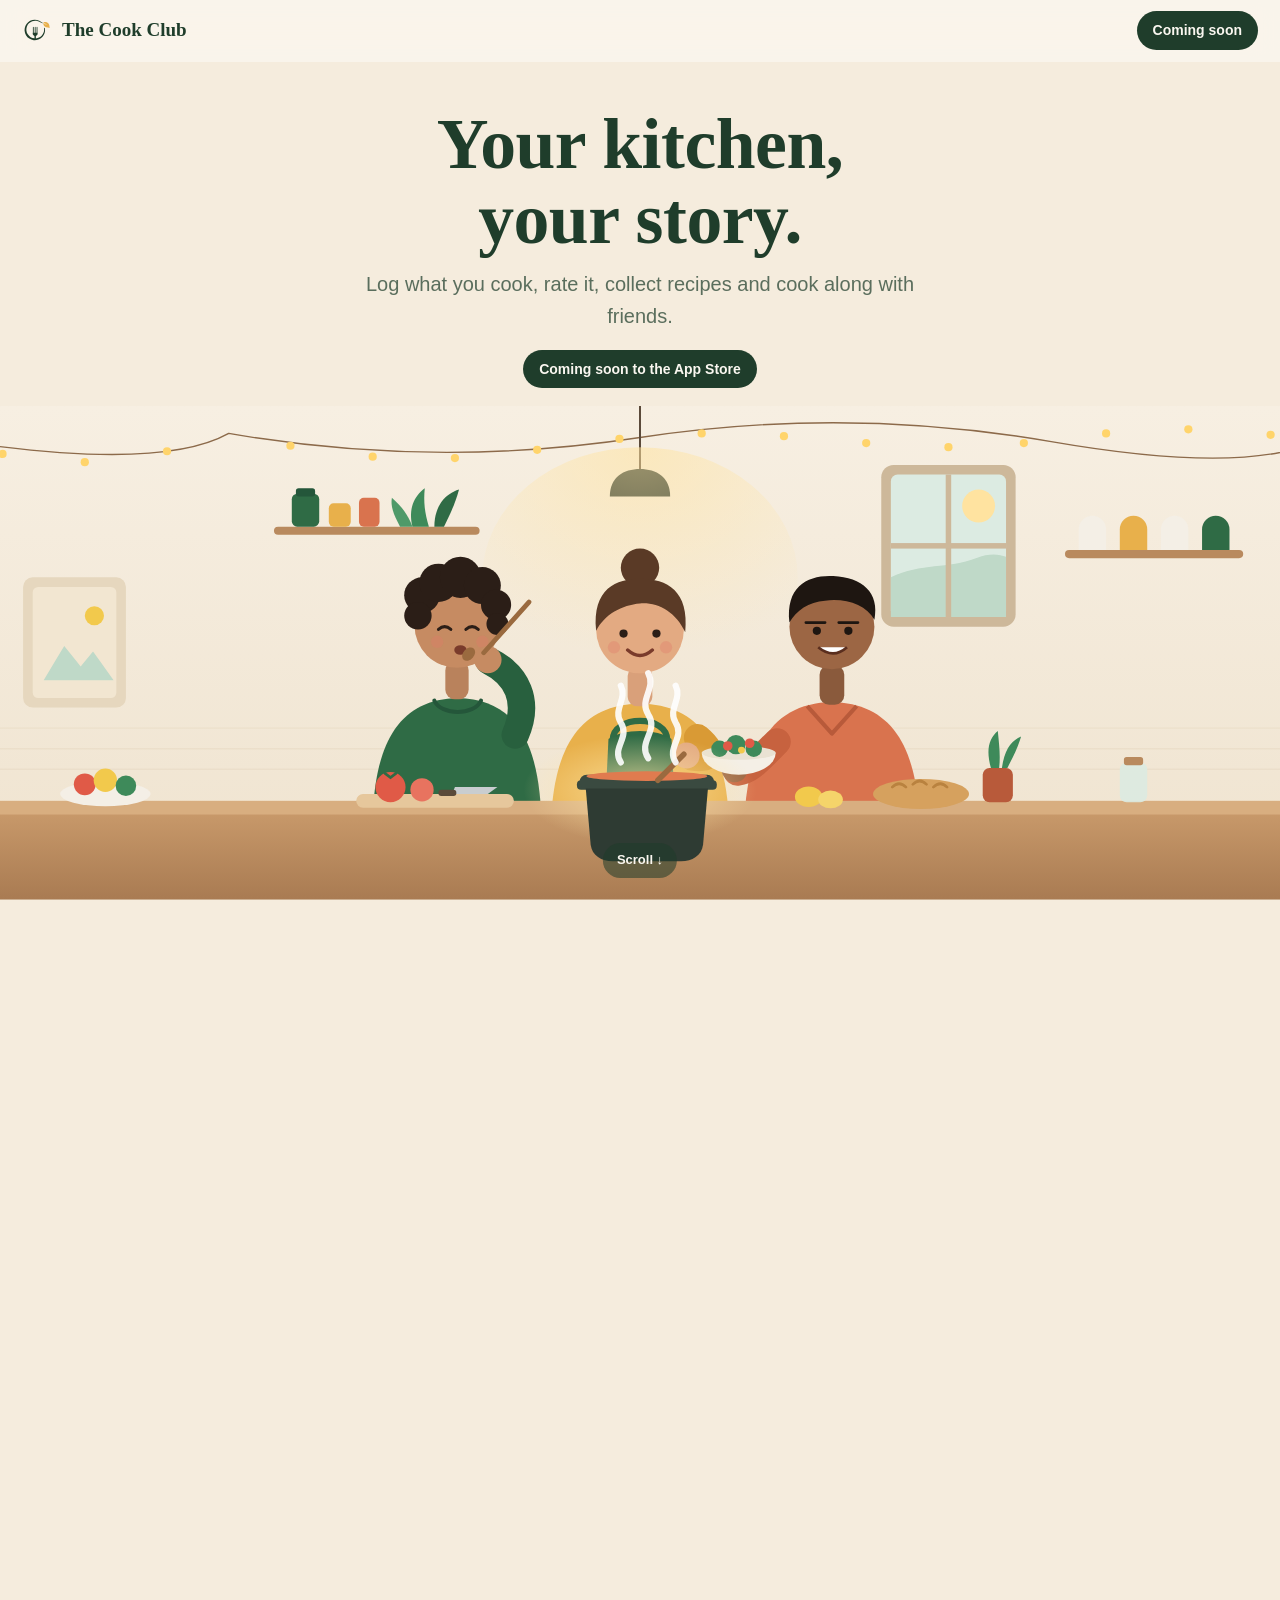
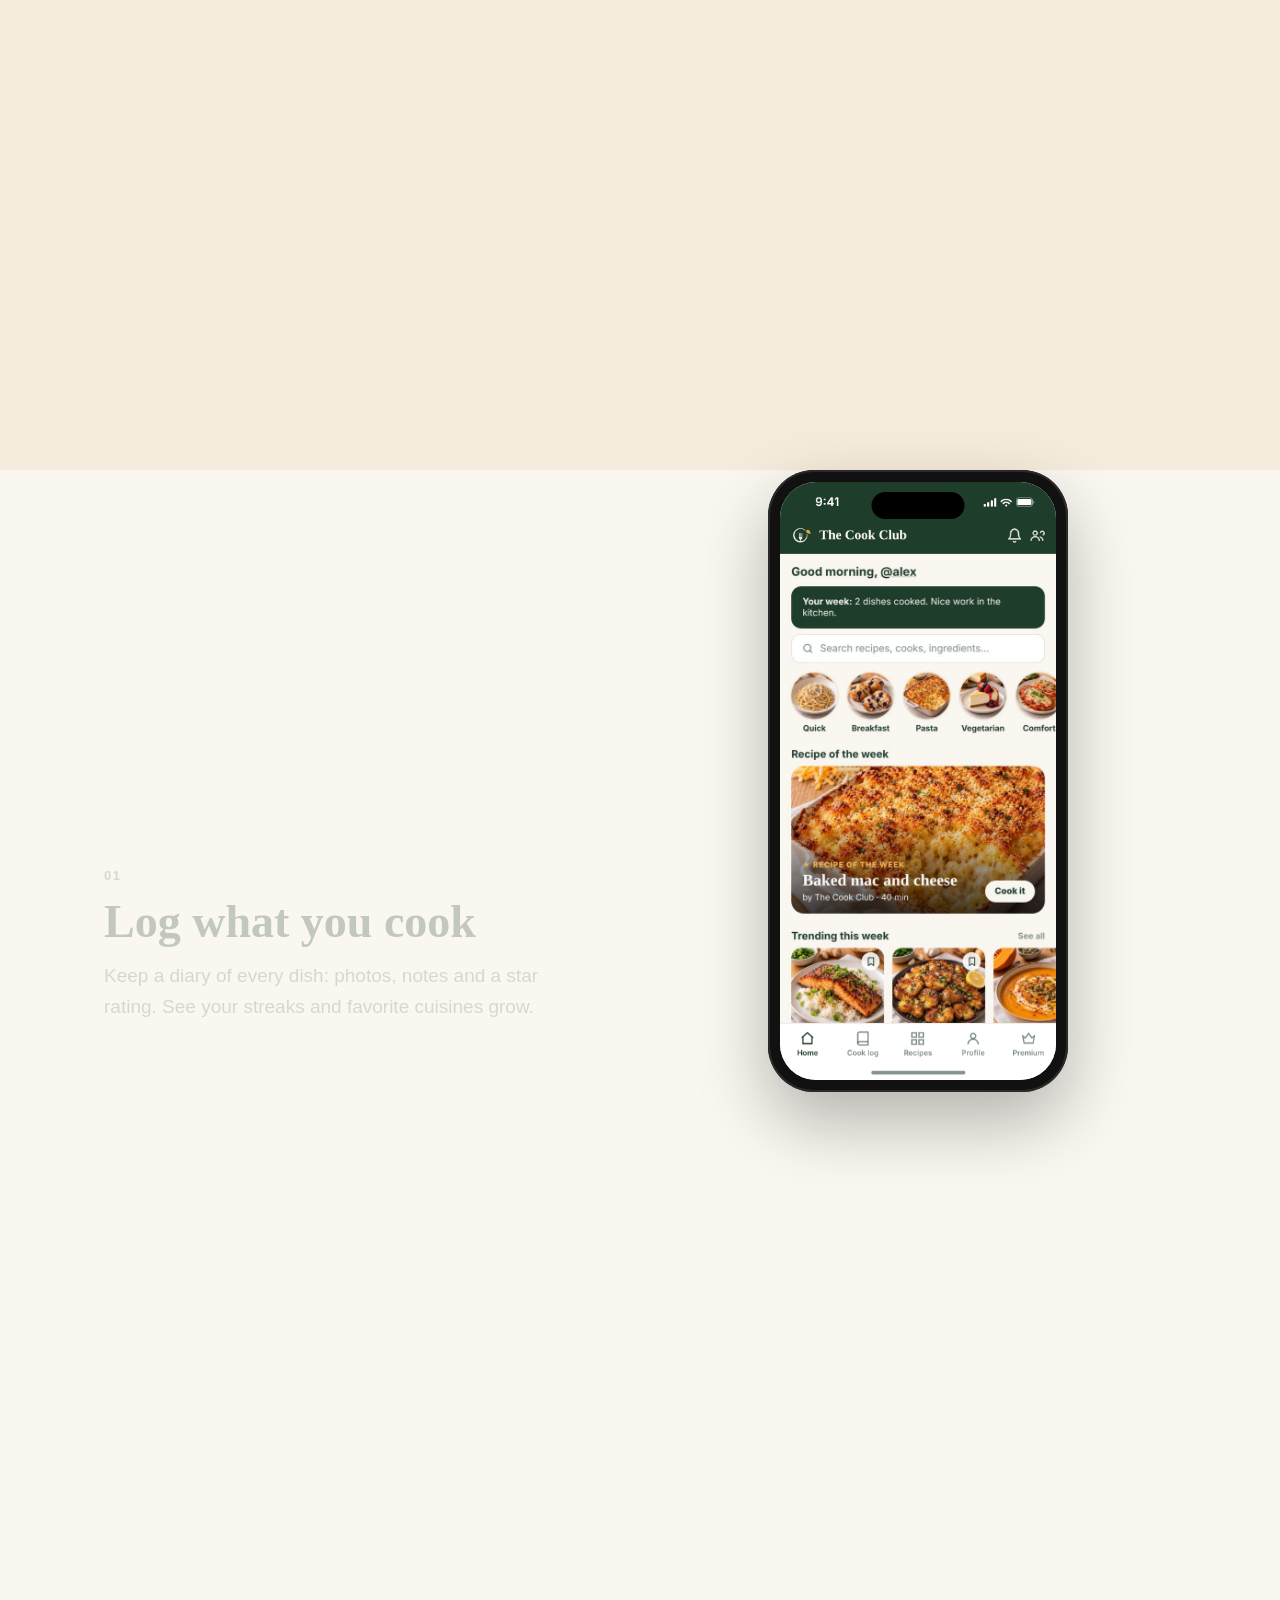
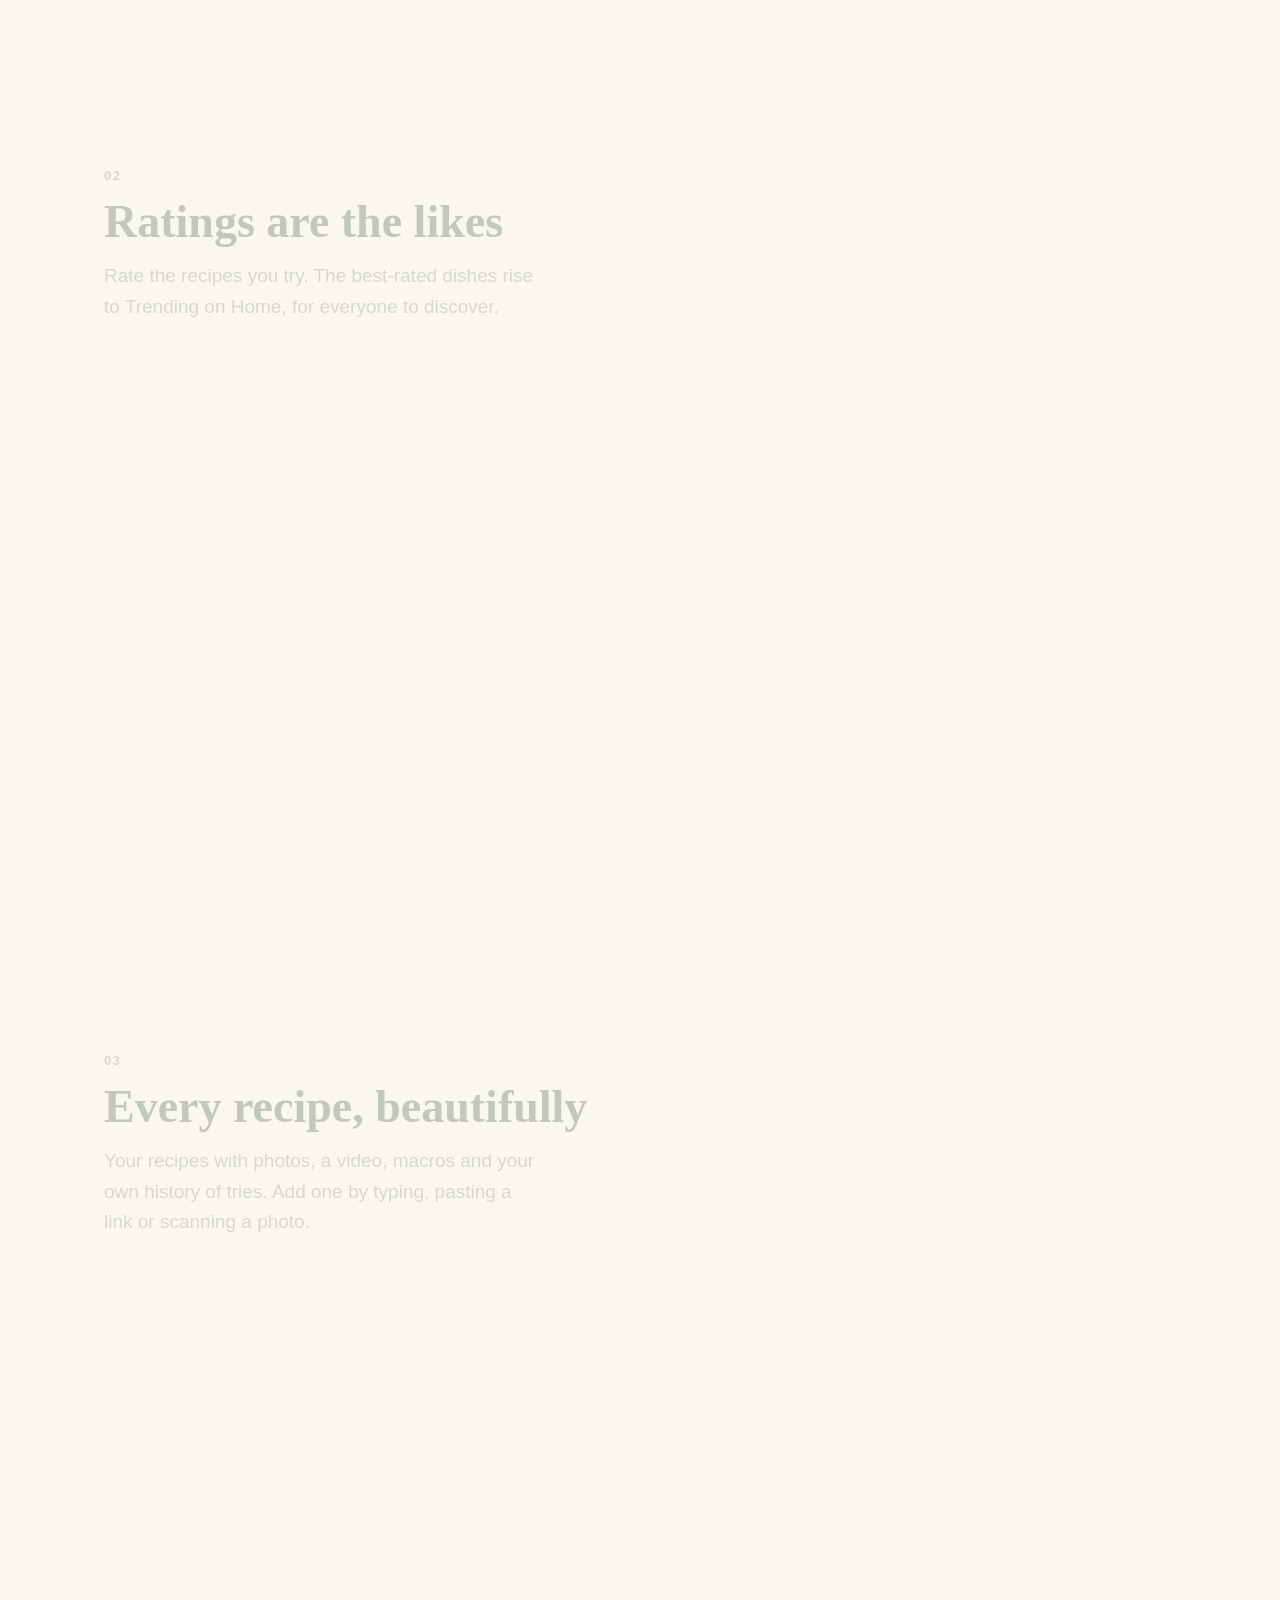
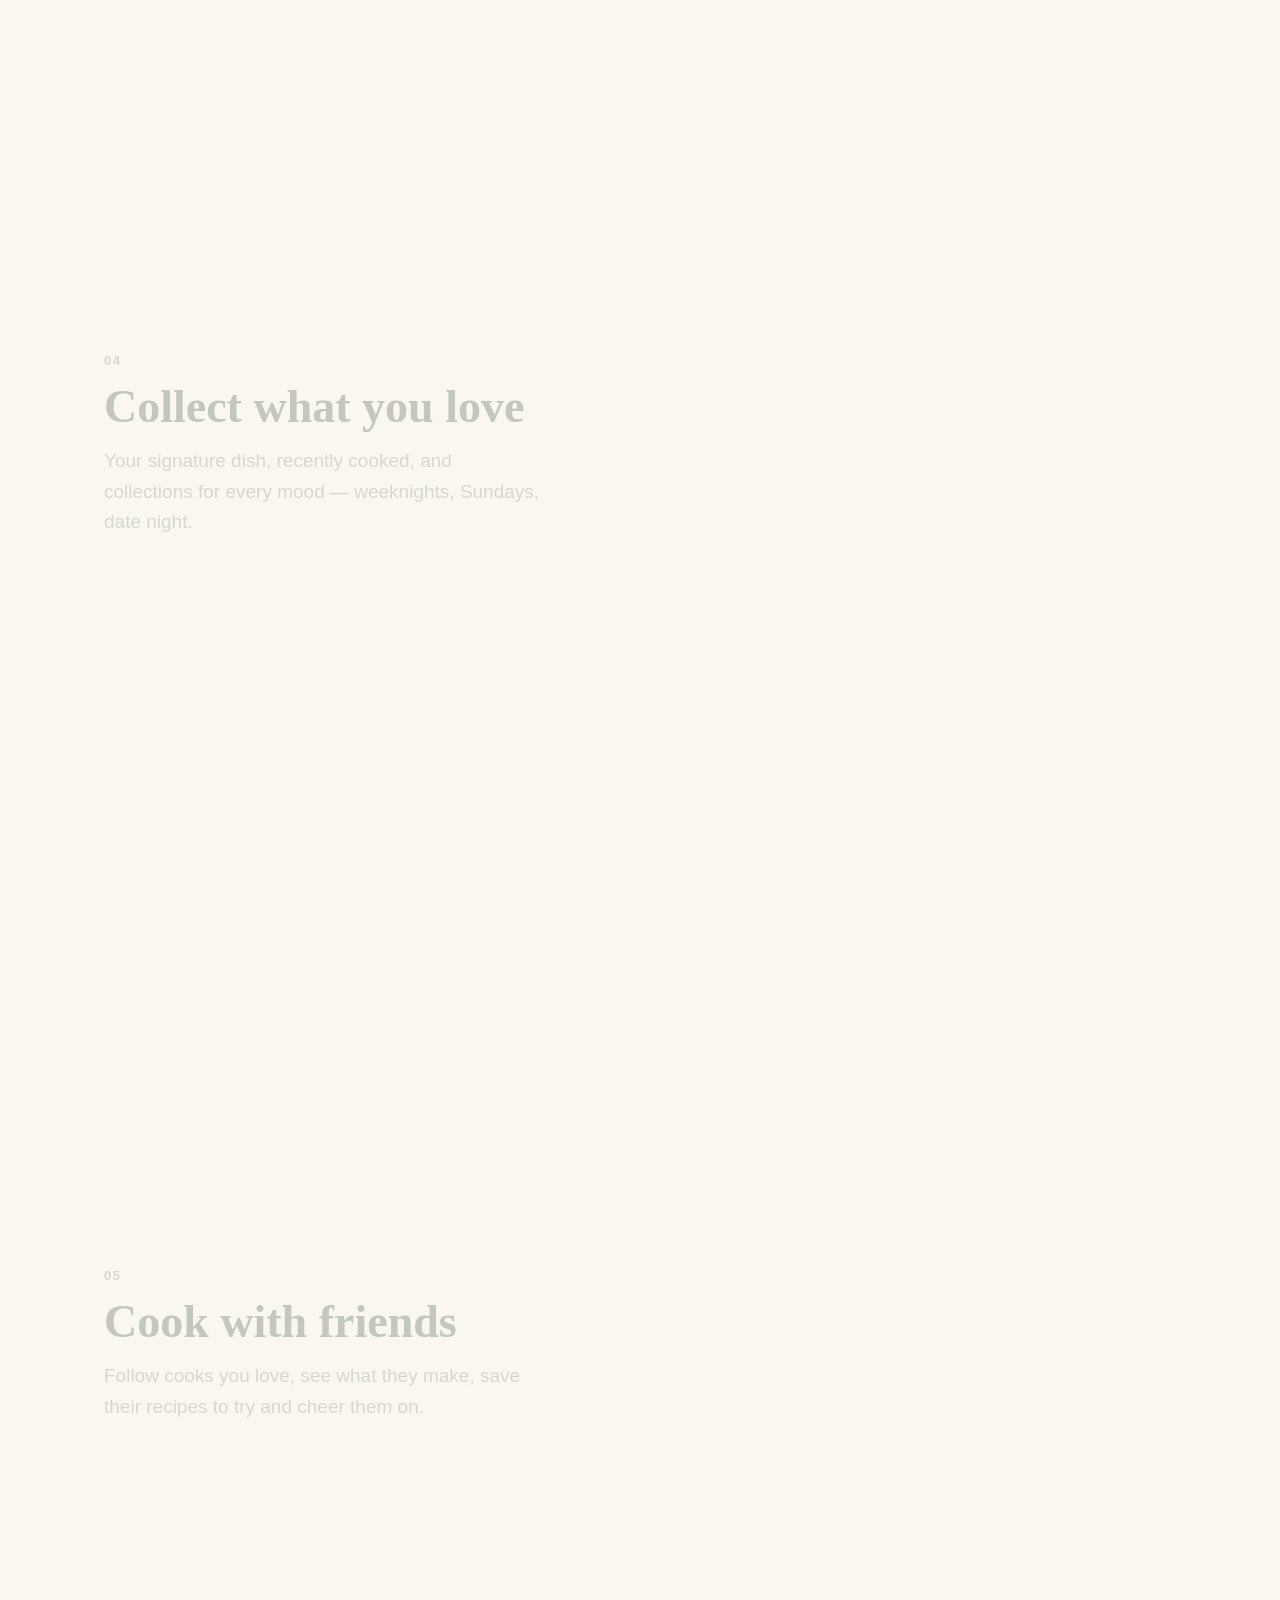
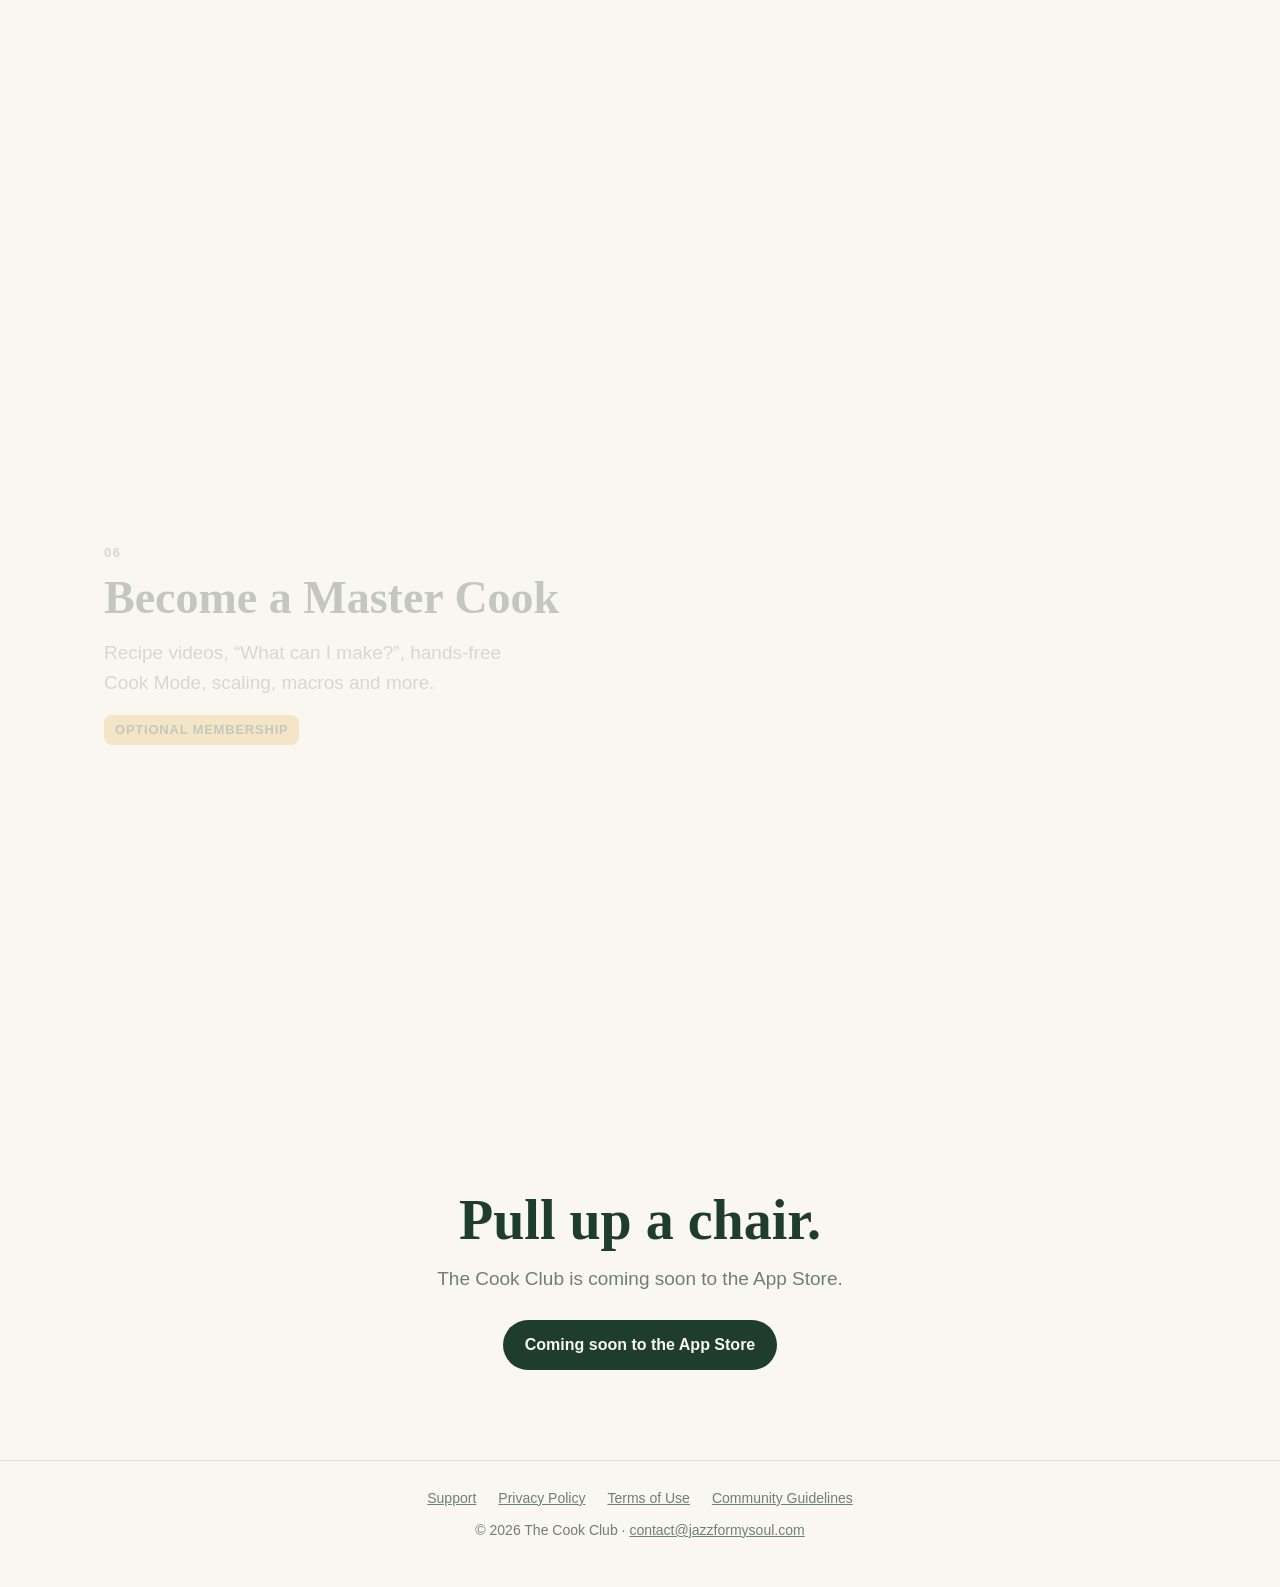
<file: index.html>
<!doctype html>
<html lang="en"><head><meta charset="utf-8">
<meta name="viewport" content="width=device-width,initial-scale=1">
<title>The Cook Club — your kitchen, your story</title>
<meta name="description" content="Log what you cook, rate it, collect recipes and cook along with friends. Coming soon to the App Store.">
<meta name="color-scheme" content="light dark">
<meta property="og:title" content="The Cook Club — your kitchen, your story">
<meta property="og:description" content="Log what you cook, rate it, collect recipes and cook along with friends.">
<meta property="og:image" content="https://jointhecookclub.com/email/welcome-cooking.png">
<link rel="icon" href="logo.svg" type="image/svg+xml">
<link rel="apple-touch-icon" href="logo.png">
<script>
// Links from the app's emails sometimes land here (the site's main address). Send them to the right page.
(function(){
  var h = location.hash; if(!h || h.length < 2) return;
  var p = new URLSearchParams(h.slice(1)), t = p.get('type');
  if(t === 'recovery'){ location.replace('reset.html' + h); return; }
  if(t === 'signup' || t === 'email_change' || t === 'email' || t === 'invite'){ location.replace('confirmed.html' + h); return; }
  if(p.get('error')){ window.__linkError = true; history.replaceState(null, '', location.pathname); }
})();
</script>
<style>
:root{ --bg:#FAF7F0; --card:#fff; --text:#1F3D2B; --muted:rgba(31,61,43,.64); --line:rgba(31,61,43,.12); --soft:#EFE9DA; --wall:#F5ECDD; }
@media (prefers-color-scheme: dark){ :root{ --bg:#121212; --card:#1E1E1E; --text:#E3E3E3; --muted:rgba(255,255,255,.62); --line:rgba(255,255,255,.10); --soft:#262626; } }
*{ box-sizing:border-box; }
html{ -webkit-text-size-adjust:100%; }
body{ margin:0; background:var(--bg); color:var(--text); font-family:-apple-system,BlinkMacSystemFont,"Segoe UI",Roboto,Helvetica,Arial,sans-serif; font-size:17px; line-height:1.6; overflow-x:hidden; }
.serif{ font-family:Georgia,"Times New Roman",serif; }
/* header */
header{ position:fixed; inset:0 0 auto 0; z-index:50; height:62px; display:flex; align-items:center; justify-content:space-between; padding:0 22px;
  background:color-mix(in srgb, var(--bg) 78%, transparent); backdrop-filter:saturate(1.4) blur(14px); -webkit-backdrop-filter:saturate(1.4) blur(14px); border-bottom:1px solid transparent; transition:border-color .3s; }
header.scrolled{ border-bottom-color:var(--line); }
header .brand{ display:flex; align-items:center; gap:10px; font-family:Georgia,serif; font-weight:700; font-size:19px; color:var(--text); text-decoration:none; }
header .brand svg{ width:30px; height:30px; }
.pill{ display:inline-block; background:var(--text); color:var(--bg); border-radius:999px; padding:8px 16px; font-weight:700; font-size:14px; }
/* hero: the picture moves while you scroll */
.hero{ height:230vh; position:relative; background:var(--wall); }
.hero .stick{ position:sticky; top:0; height:100vh; overflow:hidden; display:flex; flex-direction:column; }
.hero .title{ position:relative; z-index:5; text-align:center; padding:calc(62px + 5vh) 20px 2vh; color:#1F3D2B; will-change:transform,opacity; }
.hero h1{ font-family:Georgia,serif; font-size:clamp(36px,5.6vw,72px); line-height:1.04; margin:0 0 12px; letter-spacing:-.5px; }
.hero .sub{ font-size:clamp(16px,1.8vw,20px); color:rgba(31,61,43,.72); max-width:560px; margin:0 auto 18px; }
.hero .pill{ background:#1F3D2B; color:#FAF7F0; }
.scene{ position:relative; flex:1; min-height:0; transform-origin:50% 100%; will-change:transform; }
.scene svg{ position:absolute; inset:0; width:100%; height:100%; display:block; }
.hint{ position:absolute; left:50%; bottom:22px; transform:translateX(-50%); z-index:6; font-size:13px; font-weight:700; color:#FAF7F0; background:rgba(31,61,43,.55); padding:7px 14px; border-radius:999px; transition:opacity .4s; }
/* steam + lights */
@keyframes steam{ 0%{ transform:translateY(14px); opacity:0 } 25%{ opacity:.95 } 100%{ transform:translateY(-46px); opacity:0 } }
.st{ animation:steam 3.2s ease-in-out infinite; }
.s2{ animation-delay:1.05s } .s3{ animation-delay:2.1s }
@keyframes twinkle{ 0%,100%{ opacity:1 } 50%{ opacity:.45 } }
#lights circle{ animation:twinkle 2.6s ease-in-out infinite; } #lights circle:nth-child(2n){ animation-delay:1.3s }
/* features with the phone that stays */
.features{ position:relative; max-width:1120px; margin:0 auto; padding:0 24px; display:grid; grid-template-columns:1fr 1fr; gap:40px; }
.phone-col{ position:relative; }
.phone{ position:sticky; top:max(80px, calc(50vh - 280px)); margin:0 auto; width:clamp(220px, calc((100vh - 120px) / 2.17), 300px); border-radius:46px; background:#111; padding:12px; box-shadow:0 30px 70px rgba(0,0,0,.28), inset 0 0 0 2px #2a2a2a; }
/* one picture of Home that scrolls inside the phone while you scroll the page */
.phone .screen{ position:relative; width:100%; aspect-ratio:393/852; border-radius:36px; overflow:hidden; background:#FAF7F0; }
.phone .view{ position:absolute; left:0; right:0; overflow:hidden; }
.phone .long{ display:block; width:100%; height:auto; will-change:transform; }
.phone .bar{ position:absolute; left:0; width:100%; height:auto; display:block; }
.phone .bar.top{ top:0; } .phone .bar.tab{ bottom:0; }
.phone .notch{ position:absolute; top:22px; left:50%; transform:translateX(-50%); width:31%; aspect-ratio:96/28; background:#000; border-radius:20px; z-index:2; }
.phone .glow{ position:absolute; left:89.9%; top:93%; width:13%; aspect-ratio:1; transform:translate(-50%,-50%) scale(.6); border-radius:50%; box-shadow:0 0 0 3px #E8B04B, 0 0 18px 4px rgba(232,176,75,.65); opacity:0; transition:opacity .4s, transform .4s; pointer-events:none; }
.phone.mc-on .glow{ opacity:1; transform:translate(-50%,-50%) scale(1); animation:glow 1.8s ease-in-out infinite; }
@keyframes glow{ 50%{ box-shadow:0 0 0 3px #E8B04B, 0 0 26px 8px rgba(232,176,75,.4); } }
.step{ min-height:100vh; display:flex; flex-direction:column; justify-content:center; padding:40px 0; }
.step .num{ font-weight:800; font-size:13px; letter-spacing:.12em; color:var(--muted); margin-bottom:10px; }
.step h2{ font-family:Georgia,serif; font-size:clamp(30px,4vw,46px); line-height:1.1; margin:0 0 14px; }
.step p{ color:var(--muted); font-size:19px; max-width:440px; margin:0; }
.step{ opacity:.25; transform:translateY(24px); transition:opacity .6s, transform .6s; }
.step.in{ opacity:1; transform:none; }
.mc{ display:inline-block; align-self:flex-start; margin-top:16px; font-size:13px; font-weight:800; letter-spacing:.06em; background:#E8B04B; color:#1F3D2B; padding:5px 11px; border-radius:8px; }
/* end */
.end{ text-align:center; padding:120px 24px 90px; }
.end h2{ font-family:Georgia,serif; font-size:clamp(32px,5vw,56px); margin:0 0 12px; line-height:1.1; }
.end p{ color:var(--muted); margin:0 0 26px; font-size:19px; }
footer{ border-top:1px solid var(--line); padding:26px 24px 46px; font-size:14px; color:var(--muted); text-align:center; }
footer nav{ display:flex; flex-wrap:wrap; justify-content:center; gap:8px 22px; margin-bottom:10px; }
footer a{ color:var(--muted); }
/* phones: picture on top, words scroll under it */
.mini{ display:none; }
@media (max-width: 760px){
  .features{ grid-template-columns:1fr; gap:0; }
  .phone-col{ display:none; }
  .step{ min-height:auto; padding:56px 0 30px; text-align:center; align-items:center; }
  .step p{ font-size:17px; }
  .mc{ align-self:center; }
  .mini{ display:block; position:relative; top:auto; width:210px; margin:0 auto 26px; border-radius:34px; padding:9px; box-shadow:0 22px 50px rgba(0,0,0,.25); }
  .mini .screen{ border-radius:26px; }
  .mini .notch{ top:16px; }
}
@media (prefers-reduced-motion: reduce){ .st,#lights circle,.phone.mc-on .glow{ animation:none } .step{ opacity:1; transform:none } }
</style></head>
<body>
<header id="hdr"><a class="brand" href="./"><svg aria-hidden="true" xmlns="http://www.w3.org/2000/svg" viewBox="0 0 453 384"><path fill="currentColor" d="M345.7,164.7 A154.5,154.5 0 1 1 290.7,71.4 C303,80 312,84 322,85 L322,91.5 C311,91 300,88 271.0,71.4 A134.0,134.0 0 1 0 332.8,166.9 A6.5,6.5 0 0 1 345.7,164.7 Z"/><path fill="#E8B04B" fill-rule="evenodd" d="M320,90 C322,79 338,72 356,73 C384,75 404,92 411,118 C414,131 415,146 418,161 C402,157 383,156 365,151 C342,144 324,128 320,90 Z M324,91.5 C344,96 364,103 384,114 C364,106 344,99.5 323.5,96.5 Z"/><path fill="currentColor" d="M164.5,151 a6.5,6.5 0 0 1 13,0 V238 h-13 Z M192.5,151 a6.5,6.5 0 0 1 13,0 V238 h-13 Z M220.5,151 a6.5,6.5 0 0 1 13,0 V238 h-13 Z M164,232 H234 Q236,232 236,234 V249 C236,263 224,274 209.5,282 V330 H188.5 V282 C174,274 162,263 162,249 V234 Q162,232 164,232 Z"/></svg>The Cook Club</a><span class="pill">Coming soon</span></header>

<div id="linkerr" style="display:none;position:fixed;z-index:60;top:72px;left:50%;transform:translateX(-50%);width:min(560px,calc(100% - 32px));background:#FFF4E5;color:#7A4A12;border:1px solid #F0C98A;border-radius:14px;padding:12px 16px;font-size:15px;line-height:1.45;box-shadow:0 10px 30px rgba(0,0,0,.15);">
  <b>That link has expired or was already used.</b> Open The Cook Club and ask for a new one (for a password: tap “Forgot password?” again). Only the newest email’s link works.
  <span onclick="this.parentNode.style.display='none'" style="float:right;cursor:pointer;font-weight:800;margin-left:10px;">✕</span>
</div>
<section class="hero" id="hero">
  <div class="stick">
    <div class="title" id="title">
      <h1>Your kitchen,<br>your story.</h1>
      <div class="sub">Log what you cook, rate it, collect recipes and cook along with friends.</div>
      <span class="pill">Coming soon to the App Store</span>
    </div>
    <div class="scene" id="scene"><svg xmlns="http://www.w3.org/2000/svg" viewBox="-400 0 2000 720" preserveAspectRatio="xMidYMax slice" role="img" aria-label="Three friends cooking together in a warm kitchen">
  <defs>
    <linearGradient id="wall" x1="0" y1="0" x2="0" y2="1"><stop offset="0" stop-color="#F7EFE2"/><stop offset="1" stop-color="#EFE3CF"/></linearGradient>
    <linearGradient id="counter" x1="0" y1="0" x2="0" y2="1"><stop offset="0" stop-color="#C99A6B"/><stop offset="1" stop-color="#A97B52"/></linearGradient>
    <radialGradient id="glow" cx="0.5" cy="0.5" r="0.5"><stop offset="0" stop-color="#FFE7A8" stop-opacity=".75"/><stop offset="1" stop-color="#FFE7A8" stop-opacity="0"/></radialGradient>
    <radialGradient id="lampglow" cx="0.5" cy="0" r="0.8"><stop offset="0" stop-color="#FFE3A0" stop-opacity=".55"/><stop offset="1" stop-color="#FFE3A0" stop-opacity="0"/></radialGradient>
  </defs>

  <!-- ===== back layer: wall, window, shelf, lamps ===== -->
  <g id="bg">
    <rect x="-400" width="2000" height="720" fill="url(#wall)"/>
    <!-- tiles -->
    <g opacity=".35" stroke="#E2D2B8" stroke-width="2">
      <path d="M-400 470 H1600 M-400 500 H1600 M-400 530 H1600"/>
    </g>
    <!-- window -->
    <rect x="952" y="86" width="196" height="236" rx="18" fill="#CDB89A"/>
    <rect x="966" y="100" width="168" height="208" rx="10" fill="#DCEBE2"/>
    <circle cx="1094" cy="146" r="24" fill="#FFE3A0"/>
    <path d="M966 250 C1010 228 1050 238 1090 222 C1110 214 1124 216 1134 220 V308 H966Z" fill="#BFD9C8"/>
    <rect x="1046" y="100" width="8" height="208" fill="#CDB89A"/>
    <rect x="966" y="200" width="168" height="8" fill="#CDB89A"/>
    <!-- shelf -->
    <rect x="66" y="176" width="300" height="12" rx="6" fill="#B98A5E"/>
    <rect x="92" y="128" width="40" height="48" rx="8" fill="#2F6B45"/>
    <rect x="98" y="120" width="28" height="12" rx="4" fill="#24563A"/>
    <rect x="146" y="142" width="32" height="34" rx="7" fill="#E8B04B"/>
    <rect x="190" y="134" width="30" height="42" rx="7" fill="#D9734E"/>
    <path d="M268 176 C262 150 270 132 286 120 C284 140 286 156 292 176Z" fill="#3E8A5A"/>
    <path d="M300 176 C300 146 316 128 336 122 C330 144 322 160 314 176Z" fill="#2F6B45"/>
    <path d="M250 176 C240 158 236 146 238 134 C252 146 262 160 268 176Z" fill="#4F9A69"/>
    <!-- string lights -->
    <path d="M-400 50 Q-100 96 0 40 Q300 92 600 46 T1200 52 T1600 44" fill="none" stroke="#8C6A4A" stroke-width="2"/>
    <g id="lights" fill="#FFD46B">
      <circle cx="-330" cy="70" r="6"/><circle cx="-210" cy="82" r="6"/><circle cx="-90" cy="66" r="6"/><circle cx="90" cy="58" r="6"/><circle cx="210" cy="74" r="6"/><circle cx="330" cy="76" r="6"/><circle cx="450" cy="64" r="6"/>
      <circle cx="570" cy="48" r="6"/><circle cx="690" cy="40" r="6"/><circle cx="810" cy="44" r="6"/><circle cx="930" cy="54" r="6"/><circle cx="1050" cy="60" r="6"/><circle cx="1160" cy="54" r="6"/><circle cx="1280" cy="40" r="6"/><circle cx="1400" cy="34" r="6"/><circle cx="1520" cy="42" r="6"/>
    </g>
    <rect x="1220" y="210" width="260" height="12" rx="6" fill="#B98A5E"/>
    <path d="M1240 210 h40 v-30 a20 20 0 0 0 -40 0Z" fill="#F4EFE6"/><path d="M1300 210 h40 v-30 a20 20 0 0 0 -40 0Z" fill="#E8B04B"/>
    <path d="M1360 210 h40 v-30 a20 20 0 0 0 -40 0Z" fill="#F4EFE6"/><path d="M1420 210 h40 v-30 a20 20 0 0 0 -40 0Z" fill="#2F6B45"/>
    <rect x="-300" y="250" width="150" height="190" rx="14" fill="#E6D7BE"/><rect x="-286" y="264" width="122" height="162" rx="8" fill="#F2E6D1"/>
    <path d="M-270 400 l30 -50 l24 30 l18 -22 l30 42Z" fill="#BFD9C8"/><circle cx="-196" cy="306" r="14" fill="#F2C94C"/>
    <!-- pendant lamp -->
    <line x1="600" y1="0" x2="600" y2="96" stroke="#5B4A3A" stroke-width="3"/>
    <path d="M556 132 C556 104 576 92 600 92 C624 92 644 104 644 132Z" fill="#2E3B33"/>
    <ellipse cx="600" cy="250" rx="230" ry="190" fill="url(#lampglow)"/>
  </g>

  <!-- ===== middle layer: three friends ===== -->
  <g id="people">
    <!-- Friend A (left): tasting from a spoon -->
    <g id="friendA">
      <path d="M210 600 C214 486 252 428 334 426 C416 428 452 486 456 600Z" fill="#2F6B45"/>
      <path d="M300 430 C310 452 358 452 368 430" fill="none" stroke="#24563A" stroke-width="6" stroke-linecap="round"/>
      <rect x="316" y="372" width="34" height="56" rx="14" fill="#B9825C"/>
      <circle cx="333" cy="320" r="62" fill="#C68B62"/>
      <g fill="#2B1E17">
        <circle cx="282" cy="276" r="26"/><circle cx="306" cy="258" r="28"/><circle cx="338" cy="250" r="30"/><circle cx="370" cy="262" r="27"/>
        <circle cx="390" cy="290" r="22"/><circle cx="276" cy="306" r="20"/><circle cx="392" cy="318" r="16"/>
      </g>
      <!-- eyes closed (tasting, happy) -->
      <path d="M306 326 q9 -8 18 0 M346 326 q9 -8 18 0" fill="none" stroke="#2B1E17" stroke-width="4.5" stroke-linecap="round"/>
      <circle cx="304" cy="344" r="9" fill="#E07B6A" opacity=".35"/><circle cx="370" cy="344" r="9" fill="#E07B6A" opacity=".35"/>
      <ellipse cx="338" cy="356" rx="9" ry="7" fill="#7A3B2B"/>
      <!-- arm up with spoon -->
      <path d="M418 480 C440 430 420 392 380 372" fill="none" stroke="#28603E" stroke-width="40" stroke-linecap="round"/>
      <circle cx="378" cy="370" r="20" fill="#C68B62"/>
      <path d="M372 360 L438 286" stroke="#9A6A3F" stroke-width="7" stroke-linecap="round"/>
      <ellipse cx="350" cy="362" rx="11" ry="8" fill="#9A6A3F" transform="rotate(-48 350 362)"/>
    </g>

    <!-- Friend B (center): stirring the pot -->
    <g id="friendB">
      <path d="M470 610 C474 494 514 436 600 434 C686 436 726 494 730 610Z" fill="#E8B04B"/>
      <path d="M548 610 L554 486 C574 470 626 470 646 486 L652 610Z" fill="#2F6B45"/>
      <path d="M560 488 C560 450 640 450 640 488" fill="none" stroke="#2F6B45" stroke-width="9"/>
      <rect x="582" y="380" width="36" height="58" rx="14" fill="#D9A07A"/>
      <circle cx="600" cy="326" r="64" fill="#E3AA82"/>
      <!-- hair + bun -->
      <circle cx="600" cy="236" r="28" fill="#5A3A26"/>
      <path d="M536 328 C530 266 566 252 600 252 C640 252 672 270 666 330 C652 300 626 286 600 288 C574 290 548 304 536 328Z" fill="#5A3A26"/>
      <circle cx="576" cy="332" r="6" fill="#2B1E17"/><circle cx="624" cy="332" r="6" fill="#2B1E17"/>
      <circle cx="562" cy="352" r="9" fill="#E07B6A" opacity=".35"/><circle cx="638" cy="352" r="9" fill="#E07B6A" opacity=".35"/>
      <path d="M582 356 q18 16 36 0" fill="none" stroke="#7A3B2B" stroke-width="5" stroke-linecap="round"/>
      <!-- arm to the spoon in the pot -->
      <path d="M684 484 C708 504 706 516 676 512" fill="none" stroke="#D99A35" stroke-width="40" stroke-linecap="round"/>
      <circle cx="668" cy="510" r="19" fill="#E3AA82"/>
    </g>

    <!-- Friend C (right): bringing a salad -->
    <g id="friendC">
      <path d="M752 610 C756 492 796 434 880 432 C964 434 1004 492 1008 610Z" fill="#D9734E"/>
      <path d="M844 438 L880 478 L916 438" fill="none" stroke="#B85A3A" stroke-width="6" stroke-linejoin="round"/>
      <rect x="862" y="378" width="36" height="58" rx="14" fill="#8A5A3C"/>
      <circle cx="880" cy="322" r="62" fill="#9C6644"/>
      <path d="M818 316 C812 262 846 246 882 248 C924 250 950 272 942 312 C930 290 900 280 870 284 C846 286 828 298 818 316Z" fill="#1E1611"/>
      <circle cx="858" cy="328" r="6" fill="#1E1611"/><circle cx="904" cy="328" r="6" fill="#1E1611"/>
      <path d="M842 316 h28 M890 316 h28" stroke="#1E1611" stroke-width="4" stroke-linecap="round"/>
      <path d="M860 352 q22 18 42 0" fill="#fff" stroke="#5A2E1E" stroke-width="4" stroke-linejoin="round"/>
      <!-- arm forward holding a bowl -->
      <path d="M800 490 C770 520 760 532 742 534" fill="none" stroke="#C7623F" stroke-width="40" stroke-linecap="round"/>
      <circle cx="738" cy="530" r="19" fill="#9C6644"/>
      <path d="M690 506 h108 a54 32 0 0 1 -108 0Z" fill="#F4EFE6"/>
      <ellipse cx="744" cy="506" rx="54" ry="10" fill="#E9E2D3"/>
      <g fill="#3E8A5A"><circle cx="716" cy="500" r="12"/><circle cx="740" cy="494" r="14"/><circle cx="766" cy="500" r="12"/></g>
      <circle cx="728" cy="496" r="7" fill="#E05A47"/><circle cx="760" cy="492" r="7" fill="#E05A47"/><circle cx="748" cy="502" r="5" fill="#F2C94C"/>
    </g>
  </g>

  <!-- ===== front layer: counter, pot, food ===== -->
  <g id="fg">
    <rect x="-400" y="588" width="2000" height="132" fill="url(#counter)"/>
    <rect x="-400" y="576" width="2000" height="20" fill="#D8AE80"/>
    <!-- glow + pot -->
    <ellipse cx="600" cy="560" rx="170" ry="80" fill="url(#glow)"/>
    <rect x="508" y="546" width="20" height="14" rx="6" fill="#3A4A40"/>
    <rect x="692" y="546" width="20" height="14" rx="6" fill="#3A4A40"/>
    <path d="M520 548 H700 L692 640 C690 656 676 664 660 664 H560 C544 664 530 656 528 640Z" fill="#2E3B33"/>
    <rect x="512" y="538" width="196" height="20" rx="10" fill="#3A4A40"/>
    <ellipse cx="610" cy="540" rx="88" ry="7" fill="#E07B4F"/>
    <path d="M664 508 L626 546" stroke="#9A6A3F" stroke-width="8" stroke-linecap="round"/>
    <!-- cutting board with tomatoes + knife (left) -->
    <rect x="186" y="566" width="230" height="20" rx="10" fill="#E6C79C"/>
    <circle cx="236" cy="556" r="22" fill="#E05A47"/><path d="M228 536 l8 6 l8 -6" fill="none" stroke="#2F6B45" stroke-width="4" stroke-linecap="round"/>
    <circle cx="282" cy="560" r="17" fill="#E8735F"/>
    <path d="M326 566 h52 l14 -10 h-62Z" fill="#C9CDD0"/><rect x="306" y="560" width="26" height="9" rx="4" fill="#5B4A3A"/>
    <!-- bread + herbs (right) -->
    <ellipse cx="1010" cy="566" rx="70" ry="22" fill="#D6A15E"/>
    <path d="M968 556 q10 -10 20 0 M998 552 q10 -10 20 0 M1028 556 q10 -10 20 0" fill="none" stroke="#B9823F" stroke-width="4" stroke-linecap="round"/>
    <rect x="1100" y="528" width="44" height="50" rx="10" fill="#B85A3A"/>
    <path d="M1112 528 C1104 500 1110 484 1122 474 C1124 494 1126 510 1124 528Z M1128 528 C1132 500 1142 488 1156 482 C1150 502 1142 516 1136 528Z" fill="#3E8A5A"/>
    <ellipse cx="-180" cy="566" rx="66" ry="18" fill="#F4EFE6"/><circle cx="-210" cy="552" r="16" fill="#E05A47"/><circle cx="-180" cy="546" r="17" fill="#F2C94C"/><circle cx="-150" cy="554" r="15" fill="#3E8A5A"/>
    <rect x="1300" y="520" width="40" height="58" rx="10" fill="#DCEBE2" opacity=".9"/><rect x="1306" y="512" width="28" height="12" rx="4" fill="#B98A5E"/>
    <!-- lemons -->
    <ellipse cx="846" cy="570" rx="20" ry="15" fill="#F2C94C"/><ellipse cx="878" cy="574" rx="18" ry="13" fill="#F5D46A"/>
  </g>

  <!-- steam (animated in the page) -->
  <g id="steam" fill="none" stroke="#fff" stroke-width="9" stroke-linecap="round" opacity=".9">
    <path class="st s1" d="M572 520 c-14 -22 14 -36 0 -58 c-12 -20 10 -34 0 -54"/>
    <path class="st s2" d="M612 514 c-16 -24 16 -40 0 -64 c-14 -22 12 -38 0 -60"/>
    <path class="st s3" d="M652 520 c-14 -22 14 -36 0 -58 c-12 -20 10 -34 0 -54"/>
  </g>
</svg>
</div>
    <div class="hint" id="hint">Scroll ↓</div>
  </div>
</section>

<section class="features" id="features">
  <div class="steps">
    <div class="step" data-shot="0"><div class="phone mini"><div class="screen"><div class="view"><img class="long" src="img/phone-home.jpg" alt=""></div><img class="bar top" src="img/phone-top.png" alt=""><img class="bar tab" src="img/phone-tab.png" alt=""><span class="glow"></span></div><div class="notch"></div></div><div class="num">01</div><h2>Log what you cook</h2><p>Keep a diary of every dish: photos, notes and a star rating. See your streaks and favorite cuisines grow.</p></div>
    <div class="step" data-shot="1"><div class="phone mini"><div class="screen"><div class="view"><img class="long" src="img/phone-home.jpg" alt=""></div><img class="bar top" src="img/phone-top.png" alt=""><img class="bar tab" src="img/phone-tab.png" alt=""><span class="glow"></span></div><div class="notch"></div></div><div class="num">02</div><h2>Ratings are the likes</h2><p>Rate the recipes you try. The best-rated dishes rise to Trending on Home, for everyone to discover.</p></div>
    <div class="step" data-shot="2"><div class="phone mini"><div class="screen"><div class="view"><img class="long" src="img/phone-home.jpg" alt=""></div><img class="bar top" src="img/phone-top.png" alt=""><img class="bar tab" src="img/phone-tab.png" alt=""><span class="glow"></span></div><div class="notch"></div></div><div class="num">03</div><h2>Every recipe, beautifully</h2><p>Your recipes with photos, a video, macros and your own history of tries. Add one by typing, pasting a link or scanning a photo.</p></div>
    <div class="step" data-shot="3"><div class="phone mini"><div class="screen"><div class="view"><img class="long" src="img/phone-home.jpg" alt=""></div><img class="bar top" src="img/phone-top.png" alt=""><img class="bar tab" src="img/phone-tab.png" alt=""><span class="glow"></span></div><div class="notch"></div></div><div class="num">04</div><h2>Collect what you love</h2><p>Your signature dish, recently cooked, and collections for every mood — weeknights, Sundays, date night.</p></div>
    <div class="step" data-shot="4"><div class="phone mini"><div class="screen"><div class="view"><img class="long" src="img/phone-home.jpg" alt=""></div><img class="bar top" src="img/phone-top.png" alt=""><img class="bar tab" src="img/phone-tab.png" alt=""><span class="glow"></span></div><div class="notch"></div></div><div class="num">05</div><h2>Cook with friends</h2><p>Follow cooks you love, see what they make, save their recipes to try and cheer them on.</p></div>
    <div class="step" data-shot="5"><div class="phone mini"><div class="screen"><div class="view"><img class="long" src="img/phone-home.jpg" alt=""></div><img class="bar top" src="img/phone-top.png" alt=""><img class="bar tab" src="img/phone-tab.png" alt=""><span class="glow"></span></div><div class="notch"></div></div><div class="num">06</div><h2>Become a Master Cook</h2><p>Recipe videos, “What can I make?”, hands-free Cook Mode, scaling, macros and more.</p><span class="mc">OPTIONAL MEMBERSHIP</span></div>
  </div>
  <div class="phone-col"><div class="phone"><div class="screen"><div class="view"><img class="long" src="img/phone-home.jpg" alt="The Cook Club app’s Home screen"></div><img class="bar top" src="img/phone-top.png" alt=""><img class="bar tab" src="img/phone-tab.png" alt=""><span class="glow"></span></div><div class="notch"></div></div></div>
</section>

<section class="end">
  <h2>Pull up a chair.</h2>
  <p>The Cook Club is coming soon to the App Store.</p>
  <span class="pill" style="font-size:16px;padding:12px 22px;">Coming soon to the App Store</span>
</section>
<footer><nav><a href="support.html">Support</a><a href="privacy.html">Privacy Policy</a><a href="terms.html">Terms of Use</a><a href="guidelines.html">Community Guidelines</a></nav>© 2026 The Cook Club · <a href="mailto:contact@jazzformysoul.com">contact@jazzformysoul.com</a></footer>

<script>
(function(){
  if(window.__linkError){ var le = document.getElementById('linkerr'); if(le) le.style.display = 'block'; }
  var reduce = window.matchMedia && window.matchMedia('(prefers-reduced-motion: reduce)').matches;
  var hero = document.getElementById('hero'), scene = document.getElementById('scene'), title = document.getElementById('title'), hint = document.getElementById('hint'), hdr = document.getElementById('hdr');
  var L = { bg: scene.querySelector('#bg'), people: scene.querySelector('#people'), fg: scene.querySelector('#fg'), steam: scene.querySelector('#steam') };
  var ticking = false;
  function frame(){
    ticking = false;
    var y = window.scrollY, h = hero.offsetHeight - window.innerHeight;
    var p = Math.max(0, Math.min(1, y / h));
    hdr.classList.toggle('scrolled', y > 10);
    hint.style.opacity = p > 0.03 ? 0 : 1;
    if(reduce) return;
    // the words drift up and fade; the kitchen zooms in, each layer at its own speed
    title.style.transform = 'translateY(' + (-p * 160) + 'px)';
    title.style.opacity = String(1 - Math.min(1, p * 1.6));
    scene.style.transform = 'scale(' + (1 + p * 0.25) + ')';
    if(L.bg) L.bg.setAttribute('transform', 'translate(0 ' + (p * 50) + ')');
    if(L.people) L.people.setAttribute('transform', 'translate(0 ' + (-p * 20) + ')');
    if(L.fg){ L.fg.setAttribute('transform', 'translate(0 ' + (-p * 60) + ')'); L.steam.setAttribute('transform', 'translate(0 ' + (-p * 60) + ')'); }
  }
  window.addEventListener('scroll', function(){ if(!ticking){ ticking = true; requestAnimationFrame(frame); } }, { passive:true });
  window.addEventListener('resize', frame); frame();
  // the phone scrolls through Home as you read: each step stops the phone at its part of Home
  var P = {"width":393,"topH":102,"tabH":81,"viewH":669,"longH":2360,"anchors":{"log":0,"search":114,"week":261,"trending":520,"friends":762,"popular":832,"quick":1560,"cuisine":1801,"because":2112}}, steps = [].slice.call(document.querySelectorAll('.step'));
  var max = P.longH - P.viewH;
  var stops = steps.map(function(s, i){ return steps.length > 1 ? max * i / (steps.length - 1) : 0; });
  var big = document.querySelector('.phone-col .phone'), minis = steps.map(function(s){ return s.querySelector('.mini'); });
  [].forEach.call(document.querySelectorAll('.phone'), function(ph){
    var v = ph.querySelector('.view'); v.style.top = (P.topH / 852 * 100) + '%'; v.style.height = (P.viewH / 852 * 100) + '%';
  });
  function clamp(x){ return Math.max(0, Math.min(1, x)); }
  function ease(t){ if(reduce) return t < .5 ? 0 : 1; return clamp(t); }   // smooth, steady scroll
  function place(ph, off){ var img = ph.querySelector('.long'), k = ph.querySelector('.screen').clientWidth / P.width; img.style.transform = 'translateY(' + (-off * k).toFixed(1) + 'px)'; }
  function phoneFrame(){
    var vh = window.innerHeight, mid = vh / 2;
    if(big && big.offsetParent){
      var c = steps.map(function(s){ var r = s.getBoundingClientRect(); return r.top + r.height / 2; }), n = c.length, off, active = 0;
      if(mid <= c[0]) off = stops[0];
      else if(mid >= c[n - 1]){ off = stops[n - 1]; active = n - 1; }
      else for(var i = 0; i < n - 1; i++) if(mid < c[i + 1]){ var t = ease((mid - c[i]) / (c[i + 1] - c[i])); off = stops[i] + (stops[i + 1] - stops[i]) * t; active = t > .5 ? i + 1 : i; break; }
      place(big, off);
      big.classList.toggle('mc-on', active === n - 1 && Math.abs(c[n - 1] - mid) < vh * .45);
    }
    minis.forEach(function(m, i){ if(!m || !m.offsetParent) return;
      var r = m.getBoundingClientRect(); if(r.bottom < -50 || r.top > vh + 50) return;
      var t = ease((vh - r.top) / (vh * .7)), from = stops[Math.max(0, i - 1)];
      place(m, from + (stops[i] - from) * t);
      m.classList.toggle('mc-on', i === steps.length - 1 && t > .9);
    });
  }
  var pt = false;
  window.addEventListener('scroll', function(){ if(!pt){ pt = true; requestAnimationFrame(function(){ pt = false; phoneFrame(); }); } }, { passive:true });
  window.addEventListener('resize', phoneFrame); window.addEventListener('load', phoneFrame); phoneFrame();
  var io = new IntersectionObserver(function(es){ es.forEach(function(e){ e.target.classList.toggle('in', e.isIntersecting); }); }, { rootMargin:'-35% 0px -35% 0px' });
  steps.forEach(function(s){ io.observe(s); });
})();
</script>
</body></html>
</file>
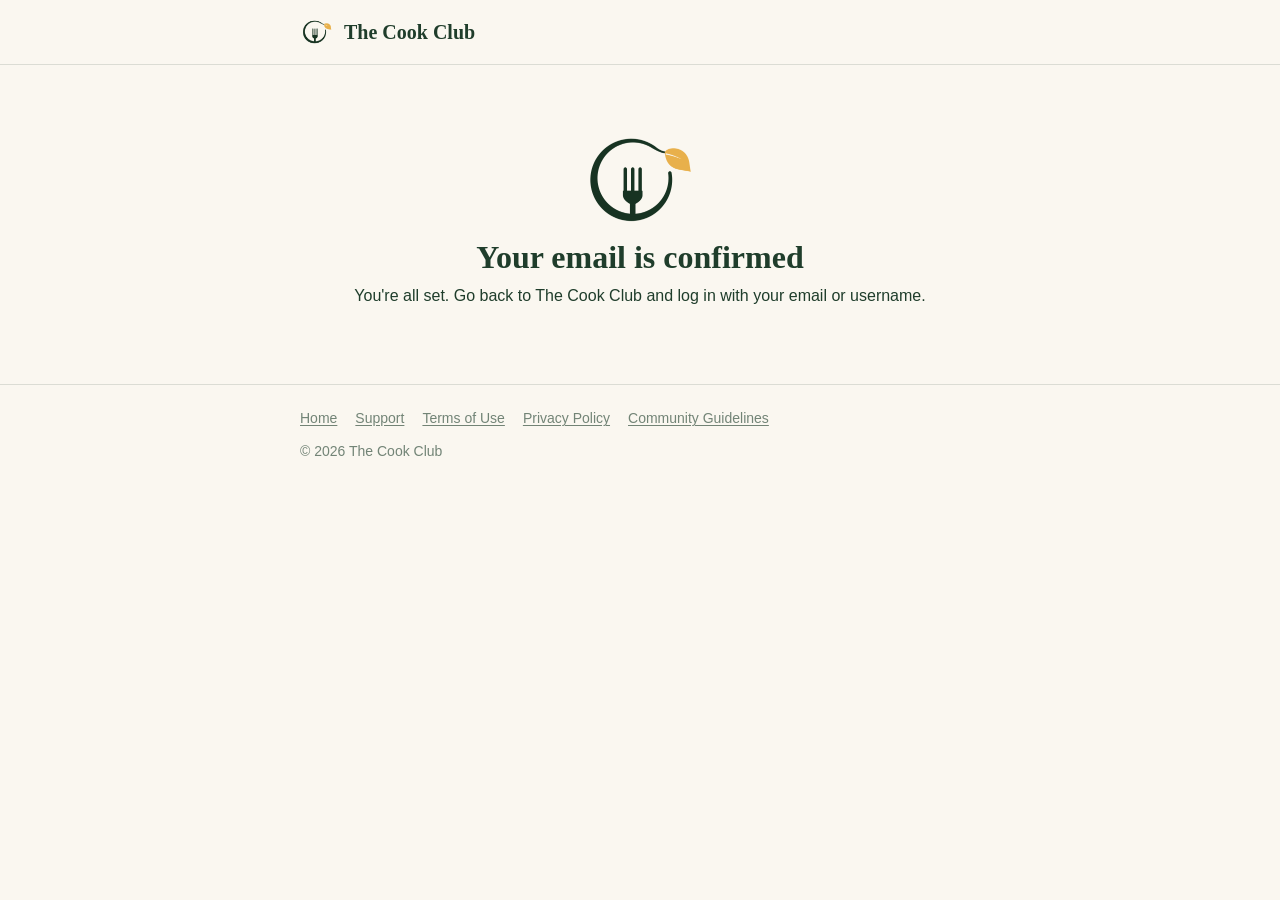
<file: confirmed.html>
<!DOCTYPE html>
<html lang="en">
<head>
<meta charset="UTF-8">
<meta name="viewport" content="width=device-width, initial-scale=1">
<title>Email confirmed — The Cook Club</title>
<meta name="description" content="Confirm your email for The Cook Club.">
<meta name="robots" content="noindex">
<meta name="color-scheme" content="light dark">
<meta property="og:title" content="Email confirmed — The Cook Club">
<meta property="og:description" content="Confirm your email for The Cook Club.">
<link rel="icon" href="logo.svg" type="image/svg+xml">
<link rel="apple-touch-icon" href="logo.png">
<link rel="stylesheet" href="site.css">
</head>
<body>
<header class="site"><div class="wrap"><a class="brand" href="./"><img src="logo.png" alt="">The Cook Club</a></div></header>
<main><div class="wrap">
<section class="hero">
<img src="logo.png" alt="">
<h1 id="c-title">Your email is confirmed</h1>
<p id="c-text">You're all set. Go back to The Cook Club and log in with your email or username.</p>
</section>
<script>
(function(){
  var h = new URLSearchParams(location.hash.slice(1)), q = new URLSearchParams(location.search);
  var err = h.get('error_description') || q.get('error_description');
  if(location.hash || location.search) history.replaceState(null, '', location.pathname);
  if(err){
    document.getElementById('c-title').textContent = 'This link didn\'t work';
    document.getElementById('c-text').textContent = 'It may have expired or already been used. Try logging in to The Cook Club — if your email still isn\'t confirmed, sign up again to get a new link.';
  }
})();
</script>
</div></main>
<footer class="site"><div class="wrap">
<nav><a href="./">Home</a><a href="support.html">Support</a><a href="terms.html">Terms of Use</a><a href="privacy.html">Privacy Policy</a><a href="guidelines.html">Community Guidelines</a></nav>
© 2026 The Cook Club
</div></footer>
</body>
</html>
</file>
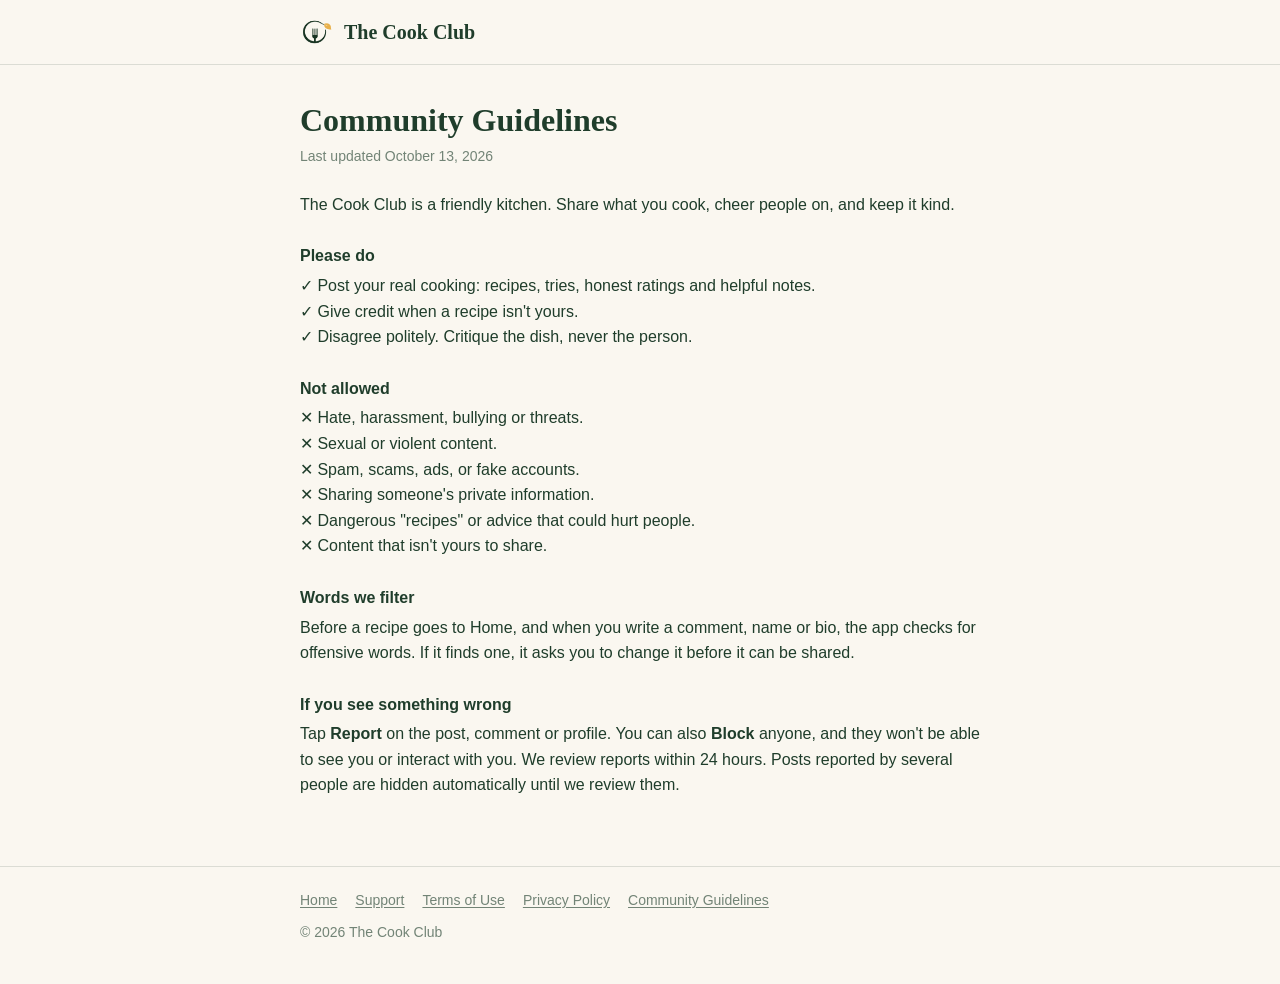
<file: guidelines.html>
<!DOCTYPE html>
<html lang="en">
<head>
<meta charset="UTF-8">
<meta name="viewport" content="width=device-width, initial-scale=1">
<title>Community Guidelines — The Cook Club</title>
<meta name="description" content="How we keep The Cook Club a friendly kitchen.">
<meta name="color-scheme" content="light dark">
<meta property="og:title" content="Community Guidelines — The Cook Club">
<meta property="og:description" content="How we keep The Cook Club a friendly kitchen.">
<link rel="icon" href="logo.svg" type="image/svg+xml">
<link rel="apple-touch-icon" href="logo.png">
<link rel="stylesheet" href="site.css">
</head>
<body>
<header class="site"><div class="wrap"><a class="brand" href="./"><img src="logo.png" alt="">The Cook Club</a></div></header>
<main><div class="wrap">
<h1>Community Guidelines</h1>
<div class="updated">Last updated October 13, 2026</div>
<p>The Cook Club is a friendly kitchen. Share what you cook, cheer people on, and keep it kind.</p>
<h4>Please do</h4>
<p>✓ Post your real cooking: recipes, tries, honest ratings and helpful notes.<br>✓ Give credit when a recipe isn't yours.<br>✓ Disagree politely. Critique the dish, never the person.</p>
<h4>Not allowed</h4>
<p>✕ Hate, harassment, bullying or threats.<br>✕ Sexual or violent content.<br>✕ Spam, scams, ads, or fake accounts.<br>✕ Sharing someone's private information.<br>✕ Dangerous "recipes" or advice that could hurt people.<br>✕ Content that isn't yours to share.</p>
<h4>Words we filter</h4>
<p>Before a recipe goes to Home, and when you write a comment, name or bio, the app checks for offensive words. If it finds one, it asks you to change it before it can be shared.</p>
<h4>If you see something wrong</h4>
<p>Tap <b>Report</b> on the post, comment or profile. You can also <b>Block</b> anyone, and they won't be able to see you or interact with you. We review reports within 24 hours. Posts reported by several people are hidden automatically until we review them.</p>
</div></main>
<footer class="site"><div class="wrap">
<nav><a href="./">Home</a><a href="support.html">Support</a><a href="terms.html">Terms of Use</a><a href="privacy.html">Privacy Policy</a><a href="guidelines.html">Community Guidelines</a></nav>
© 2026 The Cook Club
</div></footer>
</body>
</html>
</file>
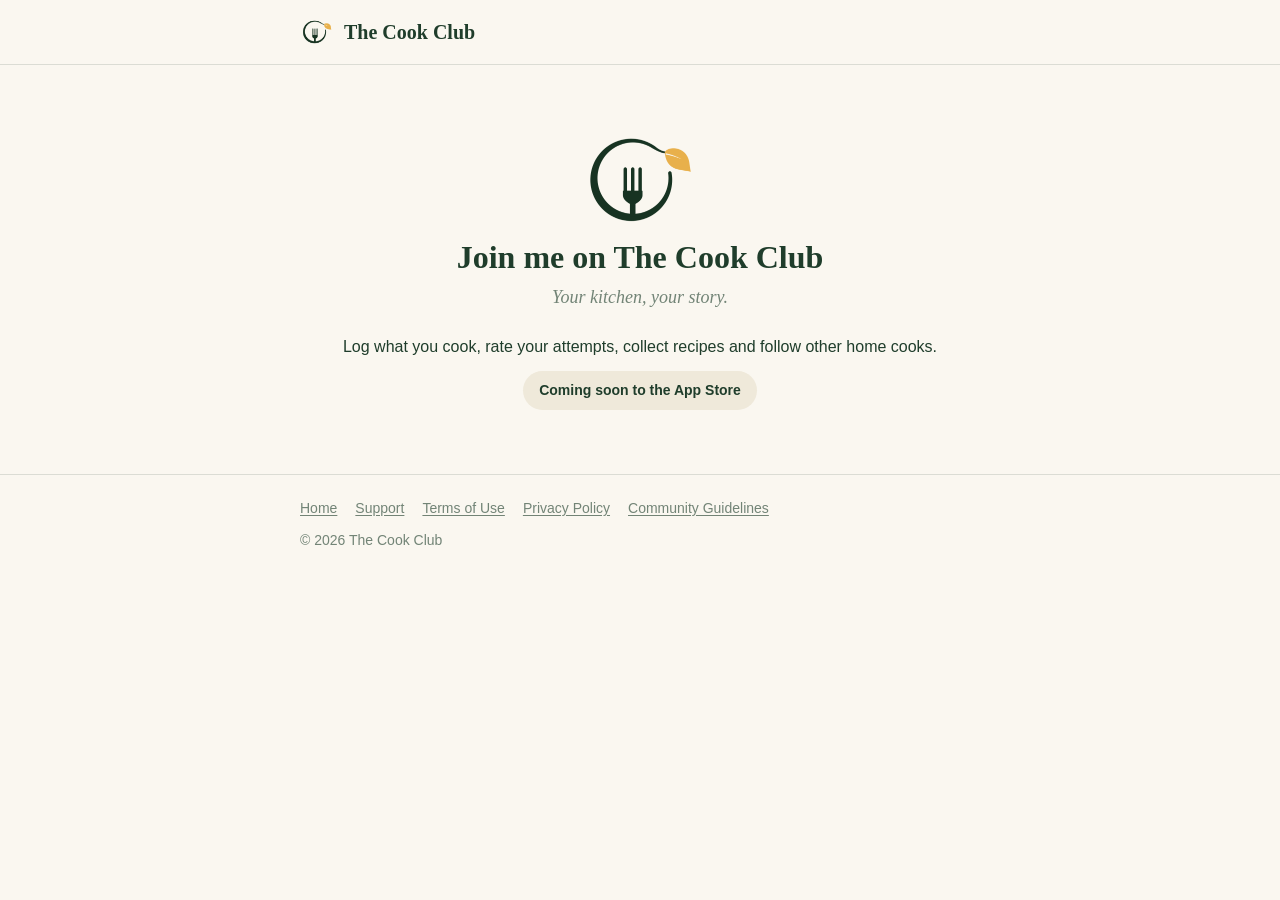
<file: invite.html>
<!DOCTYPE html>
<html lang="en">
<head>
<meta charset="UTF-8">
<meta name="viewport" content="width=device-width, initial-scale=1">
<title>Join me on The Cook Club</title>
<meta name="description" content="A friend invited you to The Cook Club — log what you cook, rate it and share recipes.">
<meta name="color-scheme" content="light dark">
<meta property="og:title" content="Join me on The Cook Club">
<meta property="og:description" content="A friend invited you to The Cook Club — log what you cook, rate it and share recipes.">
<link rel="icon" href="logo.svg" type="image/svg+xml">
<link rel="apple-touch-icon" href="logo.png">
<link rel="stylesheet" href="site.css">
</head>
<body>
<header class="site"><div class="wrap"><a class="brand" href="./"><img src="logo.png" alt="">The Cook Club</a></div></header>
<main><div class="wrap">
<section class="hero">
<img src="logo.png" alt="">
<h1 id="inv-title">Join me on The Cook Club</h1>
<div class="tag">Your kitchen, your story.</div>
<p>Log what you cook, rate your attempts, collect recipes and follow other home cooks.</p>
<span class="badge">Coming soon to the App Store</span>
<p id="inv-hint" class="small" style="display:none;"></p>
<p id="inv-open" style="display:none;"><a href="#">Already have the app? Open it</a></p>
</section>
<script>
(function(){
  var u = new URLSearchParams(location.search).get('u') || '';
  u = u.toLowerCase().replace(/[^a-z0-9_.]/g, '').slice(0, 30);
  if(!u) return;
  document.getElementById('inv-title').textContent = '@' + u + ' invited you to The Cook Club';
  var h = document.getElementById('inv-hint');
  h.textContent = 'After you get the app, tap this invite link again: it opens The Cook Club and you’ll follow @' + u + ' automatically when you join.';
  h.style.display = 'block';
  var o = document.getElementById('inv-open'); o.querySelector('a').href = 'thecookclub://invite/' + encodeURIComponent(u); o.style.display = 'block';
  document.title = '@' + u + ' invited you to The Cook Club';
})();
</script>
</div></main>
<footer class="site"><div class="wrap">
<nav><a href="./">Home</a><a href="support.html">Support</a><a href="terms.html">Terms of Use</a><a href="privacy.html">Privacy Policy</a><a href="guidelines.html">Community Guidelines</a></nav>
© 2026 The Cook Club
</div></footer>
</body>
</html>
</file>
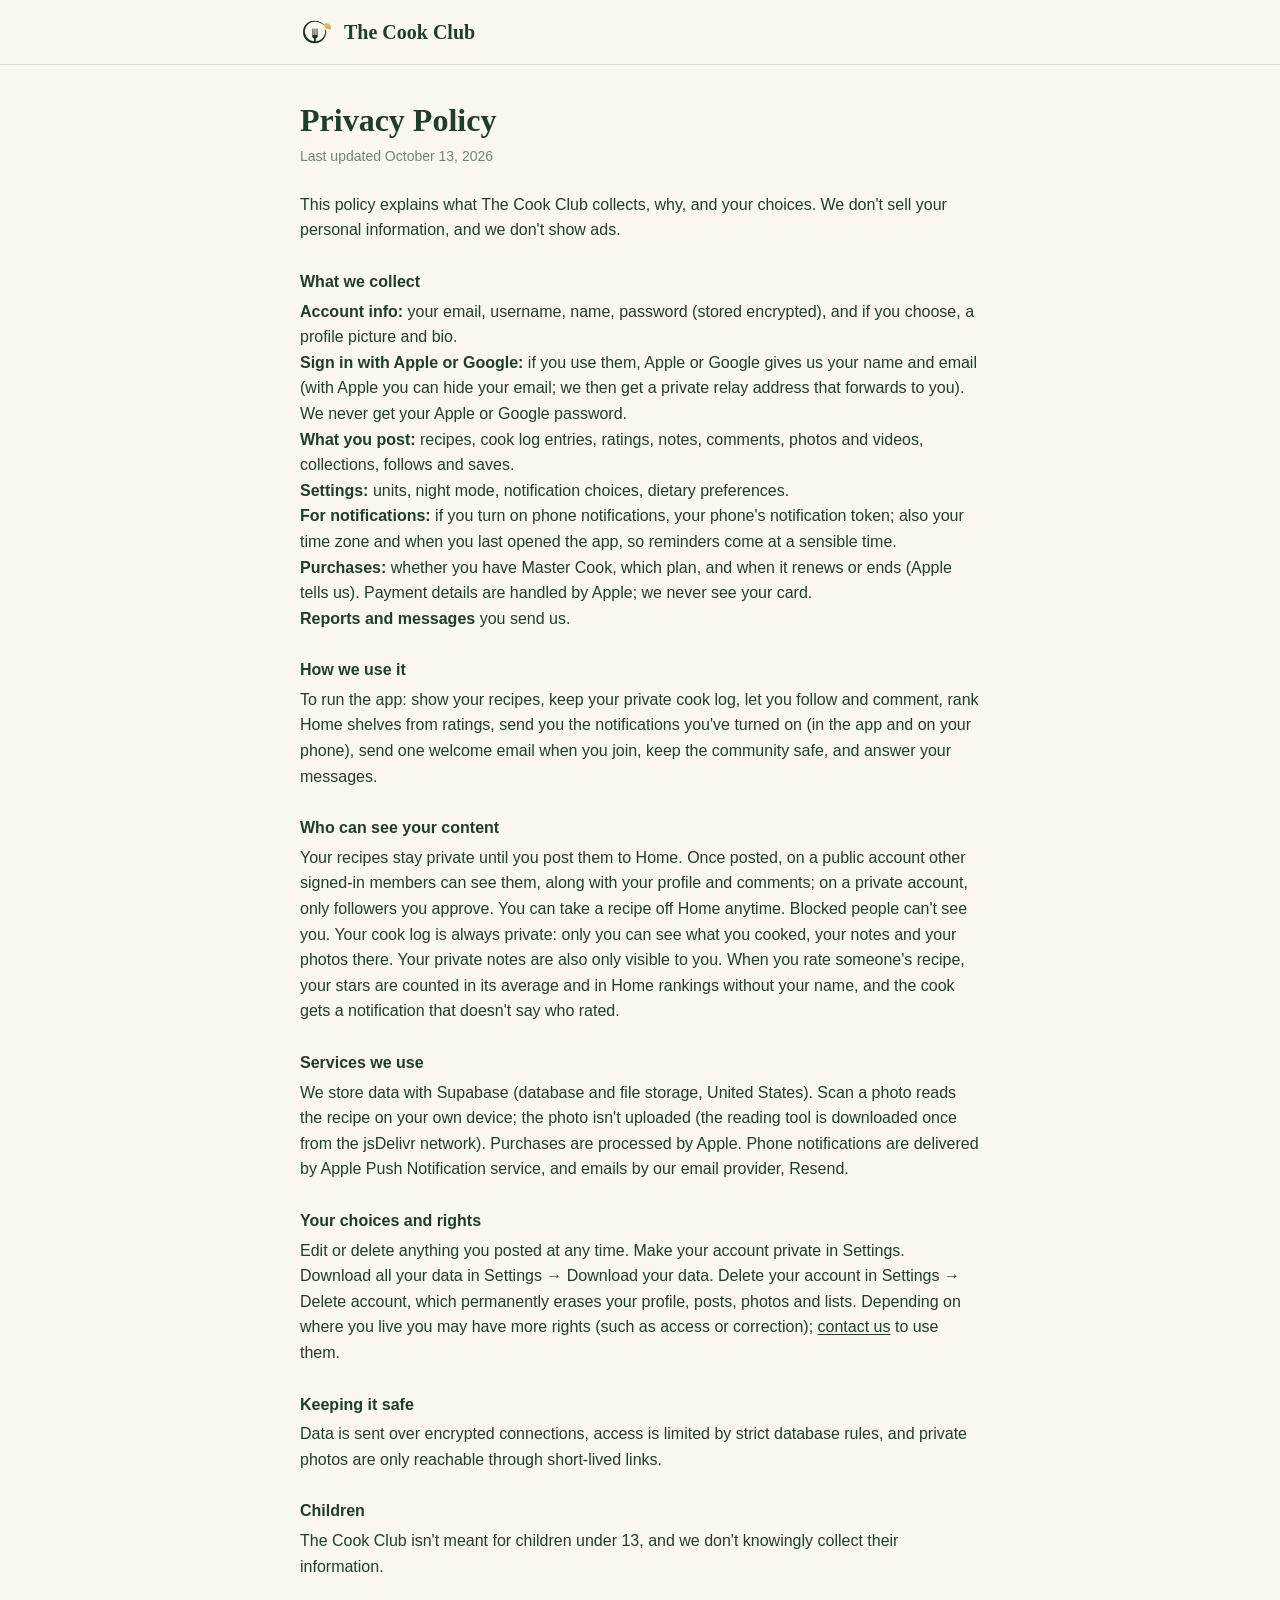
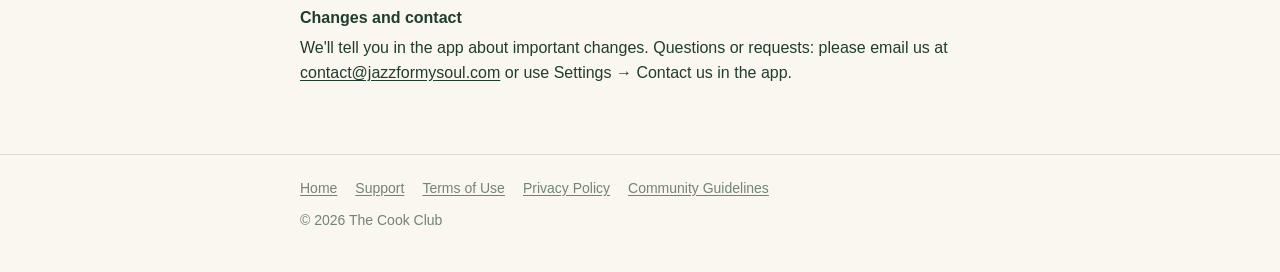
<file: privacy.html>
<!DOCTYPE html>
<html lang="en">
<head>
<meta charset="UTF-8">
<meta name="viewport" content="width=device-width, initial-scale=1">
<title>Privacy Policy — The Cook Club</title>
<meta name="description" content="What The Cook Club collects, why, and your choices.">
<meta name="color-scheme" content="light dark">
<meta property="og:title" content="Privacy Policy — The Cook Club">
<meta property="og:description" content="What The Cook Club collects, why, and your choices.">
<link rel="icon" href="logo.svg" type="image/svg+xml">
<link rel="apple-touch-icon" href="logo.png">
<link rel="stylesheet" href="site.css">
</head>
<body>
<header class="site"><div class="wrap"><a class="brand" href="./"><img src="logo.png" alt="">The Cook Club</a></div></header>
<main><div class="wrap">
<h1>Privacy Policy</h1>
<div class="updated">Last updated October 13, 2026</div>
<p>This policy explains what The Cook Club collects, why, and your choices. We don't sell your personal information, and we don't show ads.</p>
<h4>What we collect</h4>
<p><b>Account info:</b> your email, username, name, password (stored encrypted), and if you choose, a profile picture and bio.<br>
<b>Sign in with Apple or Google:</b> if you use them, Apple or Google gives us your name and email (with Apple you can hide your email; we then get a private relay address that forwards to you). We never get your Apple or Google password.<br>
<b>What you post:</b> recipes, cook log entries, ratings, notes, comments, photos and videos, collections, follows and saves.<br>
<b>Settings:</b> units, night mode, notification choices, dietary preferences.<br>
<b>For notifications:</b> if you turn on phone notifications, your phone's notification token; also your time zone and when you last opened the app, so reminders come at a sensible time.<br>
<b>Purchases:</b> whether you have Master Cook, which plan, and when it renews or ends (Apple tells us). Payment details are handled by Apple; we never see your card.<br>
<b>Reports and messages</b> you send us.</p>
<h4>How we use it</h4>
<p>To run the app: show your recipes, keep your private cook log, let you follow and comment, rank Home shelves from ratings, send you the notifications you've turned on (in the app and on your phone), send one welcome email when you join, keep the community safe, and answer your messages.</p>
<h4>Who can see your content</h4>
<p>Your recipes stay private until you post them to Home. Once posted, on a public account other signed-in members can see them, along with your profile and comments; on a private account, only followers you approve. You can take a recipe off Home anytime. Blocked people can't see you. Your cook log is always private: only you can see what you cooked, your notes and your photos there. Your private notes are also only visible to you. When you rate someone's recipe, your stars are counted in its average and in Home rankings without your name, and the cook gets a notification that doesn't say who rated.</p>
<h4>Services we use</h4>
<p>We store data with Supabase (database and file storage, United States). Scan a photo reads the recipe on your own device; the photo isn't uploaded (the reading tool is downloaded once from the jsDelivr network). Purchases are processed by Apple. Phone notifications are delivered by Apple Push Notification service, and emails by our email provider, Resend.</p>
<h4>Your choices and rights</h4>
<p>Edit or delete anything you posted at any time. Make your account private in Settings. Download all your data in Settings → Download your data. Delete your account in Settings → Delete account, which permanently erases your profile, posts, photos and lists. Depending on where you live you may have more rights (such as access or correction); <a href="support.html">contact us</a> to use them.</p>
<h4>Keeping it safe</h4>
<p>Data is sent over encrypted connections, access is limited by strict database rules, and private photos are only reachable through short-lived links.</p>
<h4>Children</h4>
<p>The Cook Club isn't meant for children under 13, and we don't knowingly collect their information.</p>
<h4>Changes and contact</h4>
<p>We'll tell you in the app about important changes. Questions or requests: please email us at <a href="mailto:contact@jazzformysoul.com">contact@jazzformysoul.com</a> or use Settings → Contact us in the app.</p>
</div></main>
<footer class="site"><div class="wrap">
<nav><a href="./">Home</a><a href="support.html">Support</a><a href="terms.html">Terms of Use</a><a href="privacy.html">Privacy Policy</a><a href="guidelines.html">Community Guidelines</a></nav>
© 2026 The Cook Club
</div></footer>
</body>
</html>
</file>
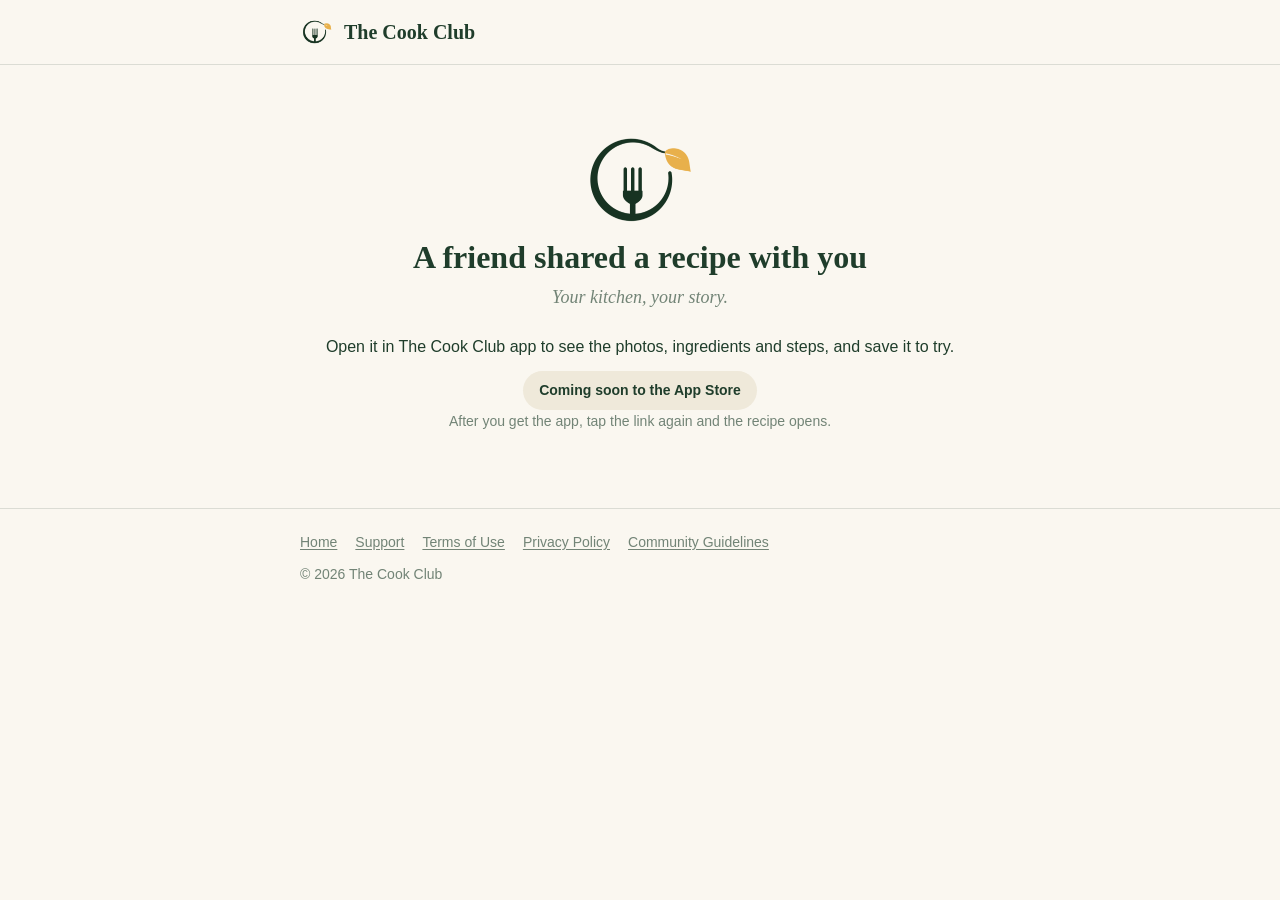
<file: r.html>
<!DOCTYPE html>
<html lang="en">
<head>
<meta charset="UTF-8">
<meta name="viewport" content="width=device-width, initial-scale=1">
<title>A recipe for you on The Cook Club</title>
<meta name="description" content="A friend shared a recipe with you on The Cook Club.">
<meta name="color-scheme" content="light dark">
<meta property="og:title" content="A recipe for you on The Cook Club">
<meta property="og:description" content="A friend shared a recipe with you on The Cook Club.">
<link rel="icon" href="logo.svg" type="image/svg+xml">
<link rel="apple-touch-icon" href="logo.png">
<link rel="stylesheet" href="site.css">
<meta property="og:image" content="https://jointhecookclub.com/email/welcome-cooking.png">
</head>
<body>
<header class="site"><div class="wrap"><a class="brand" href="./"><img src="logo.png" alt="">The Cook Club</a></div></header>
<main><div class="wrap">
<section class="hero">
<img src="logo.png" alt="">
<h1 id="r-title">A friend shared a recipe with you</h1>
<div class="tag">Your kitchen, your story.</div>
<p>Open it in The Cook Club app to see the photos, ingredients and steps, and save it to try.</p>
<span class="badge">Coming soon to the App Store</span>
<p id="r-hint" class="small">After you get the app, tap the link again and the recipe opens.</p>
<p id="r-open" style="display:none;"><a href="#">Already have the app? Open the recipe</a></p>
</section>
<script>
(function(){
  var q = new URLSearchParams(location.search), id = parseInt(q.get('id'), 10);
  var u = (q.get('u') || '').toLowerCase().replace(/[^a-z0-9_.]/g, '').slice(0, 30);
  if(u){ document.getElementById('r-title').textContent = '@' + u + ' shared a recipe with you'; document.title = '@' + u + ' shared a recipe with you on The Cook Club'; }
  if(id > 0){ var o = document.getElementById('r-open'); o.querySelector('a').href = 'thecookclub://recipe/' + id + (u ? '?u=' + encodeURIComponent(u) : ''); o.style.display = 'block'; }
})();
</script>
</div></main>
<footer class="site"><div class="wrap">
<nav><a href="./">Home</a><a href="support.html">Support</a><a href="terms.html">Terms of Use</a><a href="privacy.html">Privacy Policy</a><a href="guidelines.html">Community Guidelines</a></nav>
© 2026 The Cook Club
</div></footer>
</body>
</html>
</file>
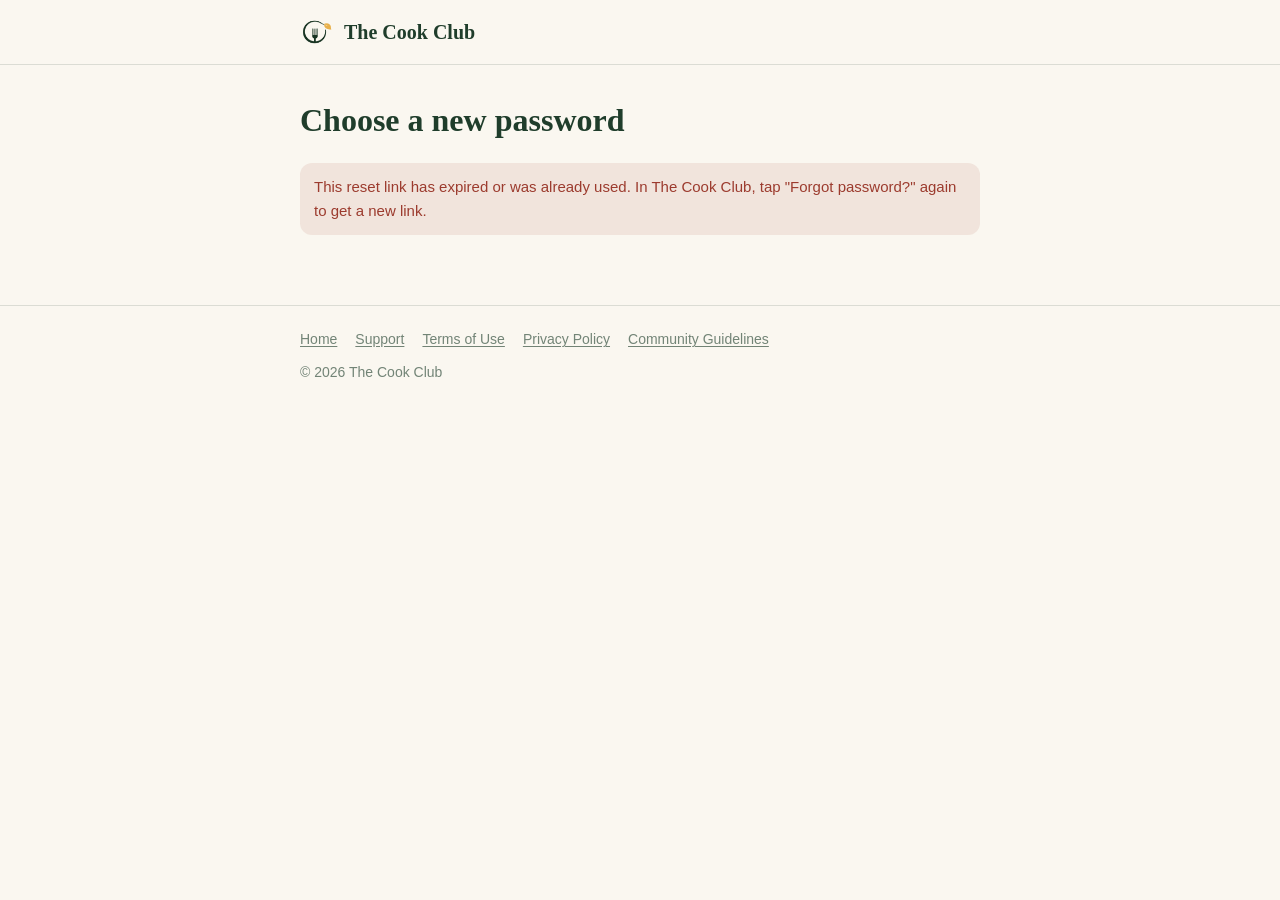
<file: reset.html>
<!DOCTYPE html>
<html lang="en">
<head>
<meta charset="UTF-8">
<meta name="viewport" content="width=device-width, initial-scale=1">
<title>Choose a new password — The Cook Club</title>
<meta name="description" content="Reset your Cook Club password.">
<meta name="robots" content="noindex">
<meta name="color-scheme" content="light dark">
<meta property="og:title" content="Choose a new password — The Cook Club">
<meta property="og:description" content="Reset your Cook Club password.">
<link rel="icon" href="logo.svg" type="image/svg+xml">
<link rel="apple-touch-icon" href="logo.png">
<link rel="stylesheet" href="site.css">
<meta name="referrer" content="no-referrer">
</head>
<body>
<header class="site"><div class="wrap"><a class="brand" href="./"><img src="logo.png" alt="">The Cook Club</a></div></header>
<main><div class="wrap">
<h1>Choose a new password</h1>
<p class="updated" id="r-sub">Checking your reset link…</p>
<div id="r-msg" class="msg"></div>
<form id="r-form" style="display:none;" autocomplete="on">
<input type="text" name="username" autocomplete="username" style="display:none;" aria-hidden="true">
<label for="r-pw">New password</label>
<input id="r-pw" type="password" autocomplete="new-password" placeholder="8+ characters" required>
<label for="r-pw2">Type it again</label>
<input id="r-pw2" type="password" autocomplete="new-password" placeholder="Same password" required>
<div style="height:18px;"></div>
<button class="btn block" id="r-btn" type="submit">Save new password</button>
</form>
<script src="supabase.js"></script>
<script>
(function(){
  var URL_ = 'https://dfyokhxekfviakiuupzh.supabase.co', KEY = 'sb_publishable_UcUi1vDJXZ8gf_-3eKZNDQ_B01wkITE';
  var sub = document.getElementById('r-sub'), msg = document.getElementById('r-msg'), form = document.getElementById('r-form'), btn = document.getElementById('r-btn');
  function show(kind, text){ msg.className = 'msg show ' + kind; msg.textContent = text; }
  var hp = new URLSearchParams(location.hash.slice(1)), qp = new URLSearchParams(location.search);
  var linkErr = hp.get('error_description') || qp.get('error_description');
  function bad(){ sub.textContent = ''; form.style.display = 'none';
    show('err', 'This reset link has expired or was already used. In The Cook Club, tap "Forgot password?" again to get a new link.'); }
  if(linkErr || !window.supabase){ if(location.hash) history.replaceState(null, '', location.pathname); return bad(); }
  var sb = window.supabase.createClient(URL_, KEY, { auth:{ persistSession:false, autoRefreshToken:false, detectSessionInUrl:true } });
  var ready = false;
  function ok(){ if(ready) return; ready = true; sub.textContent = 'Pick a new password for your account.'; form.style.display = 'block'; document.getElementById('r-pw').focus(); }
  sb.auth.onAuthStateChange(function(ev, session){ if(session && (ev === 'PASSWORD_RECOVERY' || ev === 'SIGNED_IN' || ev === 'INITIAL_SESSION')) ok(); });
  sb.auth.getSession().then(function(r){
    if(location.hash) history.replaceState(null, '', location.pathname);
    if(r.data && r.data.session) ok(); else setTimeout(function(){ if(!ready) bad(); }, 400);
  });
  form.addEventListener('submit', function(e){
    e.preventDefault();
    var a = document.getElementById('r-pw').value, b = document.getElementById('r-pw2').value;
    if(a.length < 8) return show('err', 'Use at least 8 characters.');
    if(a !== b) return show('err', "The two passwords don't match.");
    btn.disabled = true; btn.textContent = 'Saving…'; msg.className = 'msg';
    sb.auth.updateUser({ password: a }).then(function(r){
      if(r.error){
        var m = String(r.error.message || '');
        show('err', /different from the old/i.test(m) ? 'Your new password must be different from your old one.'
          : /weak|pwned|leaked|known/i.test(m) ? 'That password is too easy to guess or appeared in a data leak. Please choose another.'
          : /session|jwt|expired/i.test(m) ? 'This reset link has expired. Request a new one from the app.'
          : "Couldn't save your new password. Please try again.");
        btn.disabled = false; btn.textContent = 'Save new password'; return;
      }
      sb.auth.signOut({ scope:'local' });
      form.style.display = 'none'; sub.textContent = '';
      show('ok', 'Your password is updated. Go back to The Cook Club and log in with your new password.');
    });
  });
})();
</script>
</div></main>
<footer class="site"><div class="wrap">
<nav><a href="./">Home</a><a href="support.html">Support</a><a href="terms.html">Terms of Use</a><a href="privacy.html">Privacy Policy</a><a href="guidelines.html">Community Guidelines</a></nav>
© 2026 The Cook Club
</div></footer>
</body>
</html>
</file>
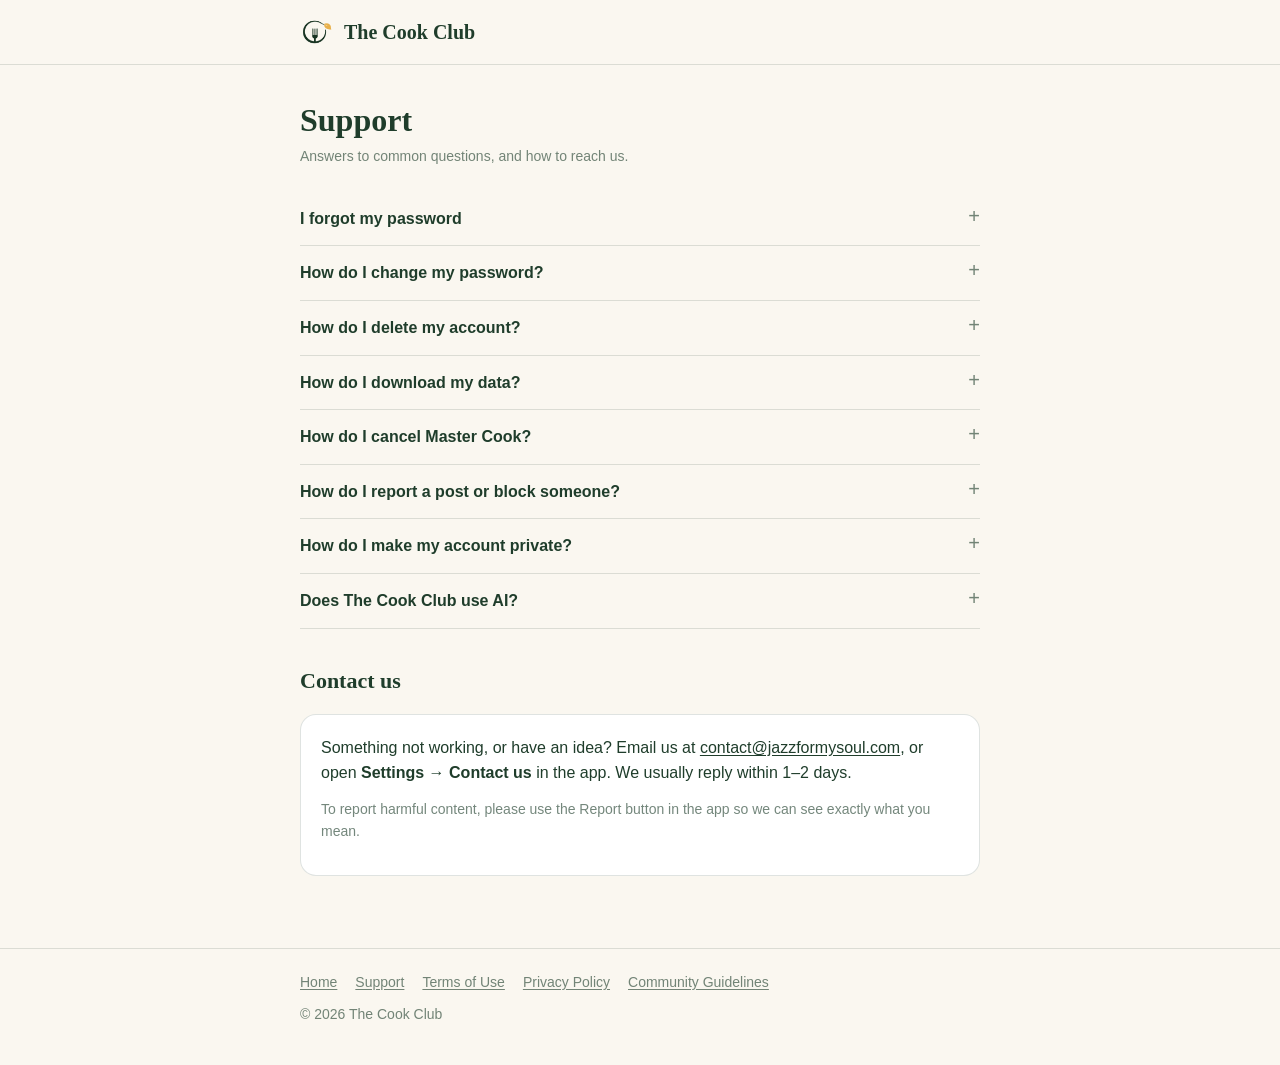
<file: support.html>
<!DOCTYPE html>
<html lang="en">
<head>
<meta charset="UTF-8">
<meta name="viewport" content="width=device-width, initial-scale=1">
<title>Support — The Cook Club</title>
<meta name="description" content="Help with The Cook Club: passwords, your account, Master Cook and more.">
<meta name="color-scheme" content="light dark">
<meta property="og:title" content="Support — The Cook Club">
<meta property="og:description" content="Help with The Cook Club: passwords, your account, Master Cook and more.">
<link rel="icon" href="logo.svg" type="image/svg+xml">
<link rel="apple-touch-icon" href="logo.png">
<link rel="stylesheet" href="site.css">
</head>
<body>
<header class="site"><div class="wrap"><a class="brand" href="./"><img src="logo.png" alt="">The Cook Club</a></div></header>
<main><div class="wrap">
<h1>Support</h1>
<p class="updated">Answers to common questions, and how to reach us.</p>
<details><summary>I forgot my password</summary><p>On the log in screen, tap <b>Forgot password?</b> and enter your email. We'll send you a link to choose a new password. Check your spam folder if it doesn't arrive within a few minutes.</p></details>
<details><summary>How do I change my password?</summary><p>Open <b>Settings → Change password</b>.</p></details>
<details><summary>How do I delete my account?</summary><p>Open <b>Settings → Delete account</b> and type DELETE to confirm. This permanently erases your profile, recipes, cook log, photos, videos and lists right away. It can't be undone, so download your data first if you want a copy.</p></details>
<details><summary>How do I download my data?</summary><p>Open <b>Settings → Download your data</b>. You'll get a file with your recipes, cook log, collections, lists and settings.</p></details>
<details><summary>How do I cancel Master Cook?</summary><p>Subscriptions are handled by Apple. On your iPhone, open <b>Settings → your name → Subscriptions → The Cook Club</b> and tap Cancel Subscription. Cancel at least 24 hours before your current period ends to avoid being charged again.</p></details>
<details><summary>How do I report a post or block someone?</summary><p>Tap <b>Report</b> on the recipe, cook log post, comment or profile, and choose a reason. You can also block the person from their profile. We review every report within 24 hours.</p></details>
<details><summary>How do I make my account private?</summary><p>Open <b>Settings</b> and turn on <b>Private account</b>. Then only followers you approve can see your recipes and cook log.</p></details>
<details><summary>Does The Cook Club use AI?</summary><p>No. Scan a photo reads the words on your own phone, and nothing is sent to an AI company. It can misread a word now and then, so check the recipe before you save it, and always use your own judgment about food safety, cooking temperatures and allergies.</p></details>
<h2>Contact us</h2>
<div class="card">
<p>Something not working, or have an idea? Email us at <a href="mailto:contact@jazzformysoul.com">contact@jazzformysoul.com</a>, or open <b>Settings → Contact us</b> in the app. We usually reply within 1–2 days.</p>
<p class="small">To report harmful content, please use the Report button in the app so we can see exactly what you mean.</p>
</div>
</div></main>
<footer class="site"><div class="wrap">
<nav><a href="./">Home</a><a href="support.html">Support</a><a href="terms.html">Terms of Use</a><a href="privacy.html">Privacy Policy</a><a href="guidelines.html">Community Guidelines</a></nav>
© 2026 The Cook Club
</div></footer>
</body>
</html>
</file>
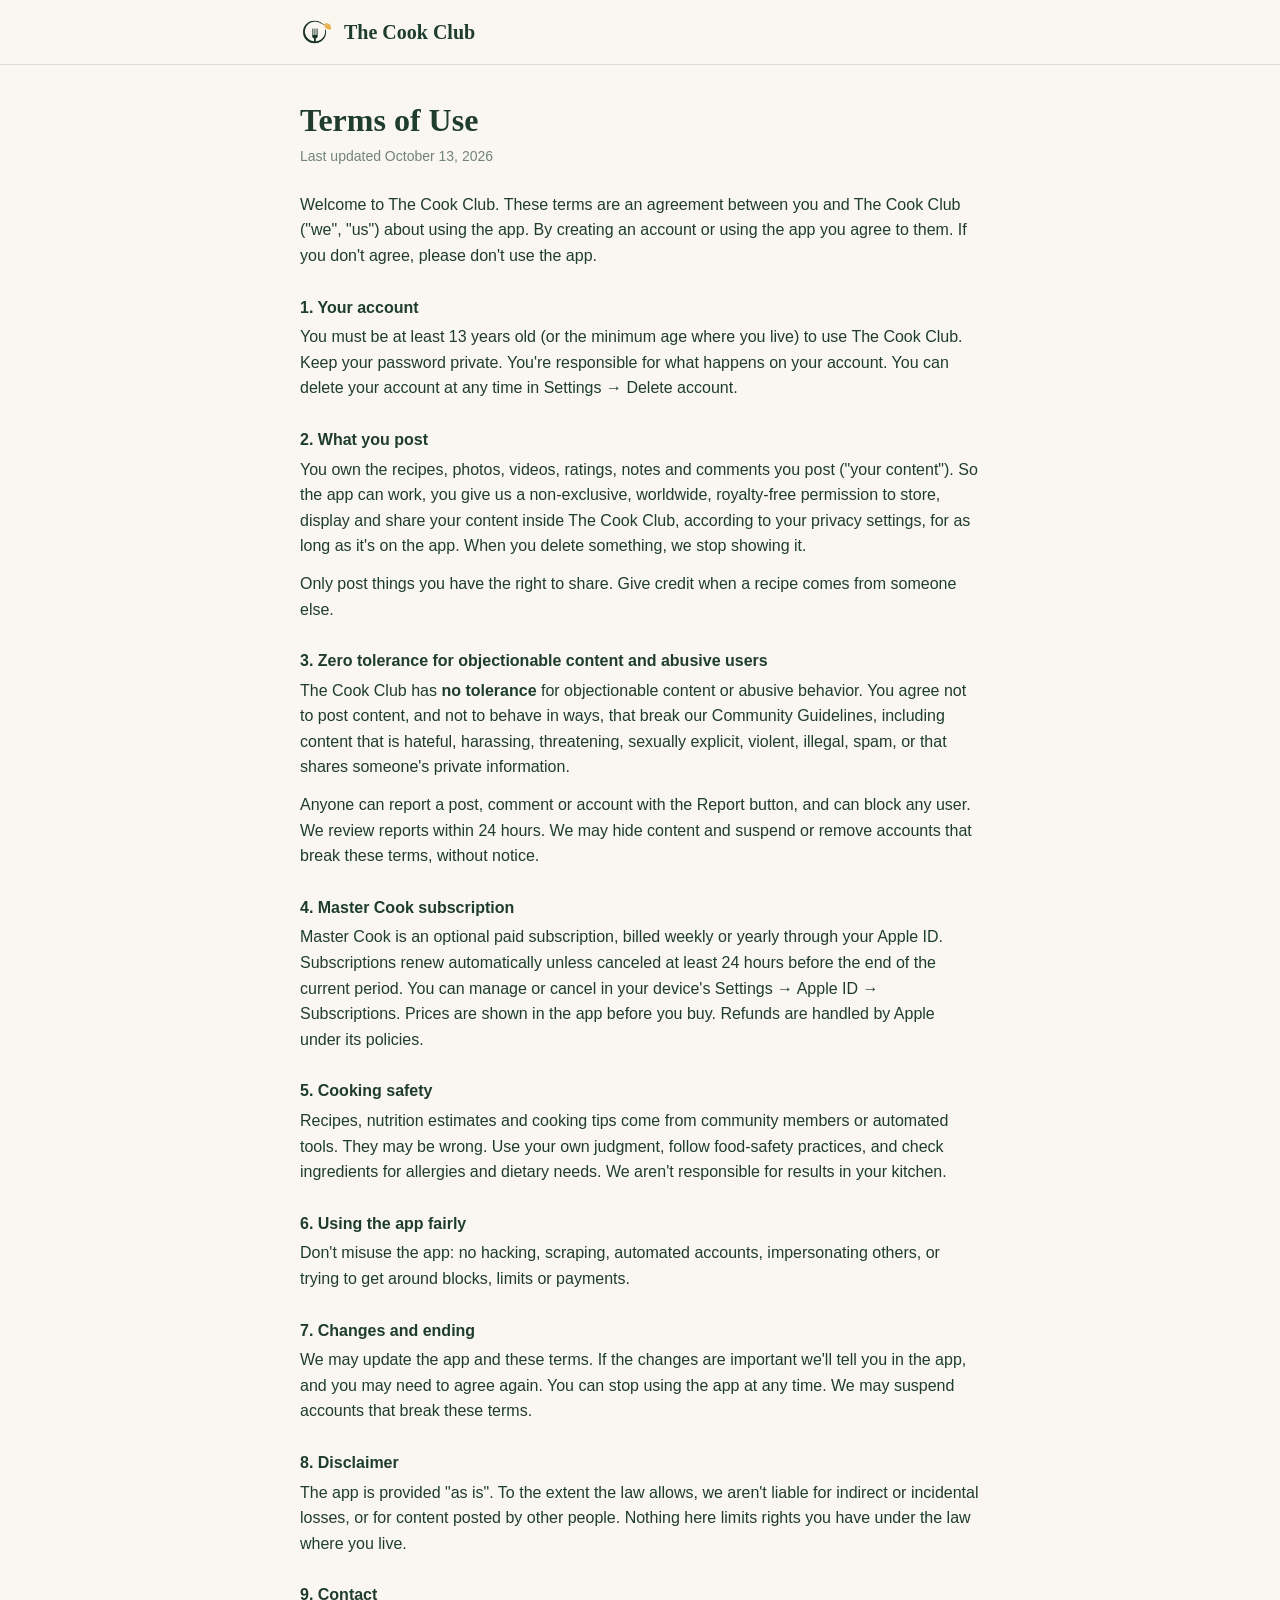
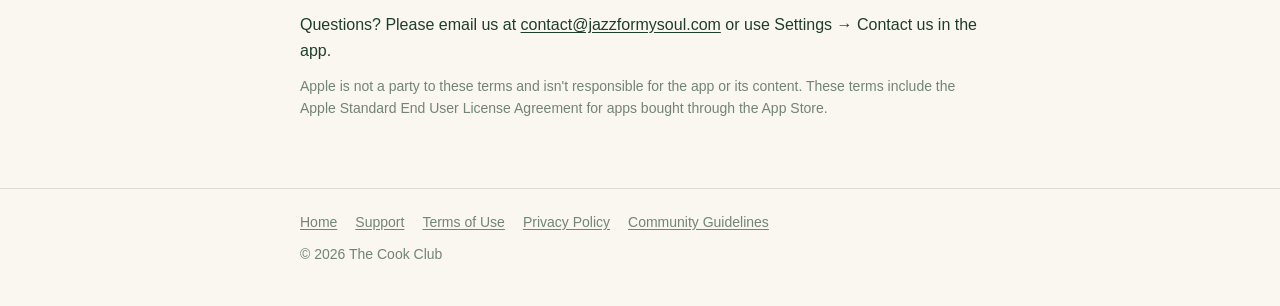
<file: terms.html>
<!DOCTYPE html>
<html lang="en">
<head>
<meta charset="UTF-8">
<meta name="viewport" content="width=device-width, initial-scale=1">
<title>Terms of Use — The Cook Club</title>
<meta name="description" content="The rules for using The Cook Club.">
<meta name="color-scheme" content="light dark">
<meta property="og:title" content="Terms of Use — The Cook Club">
<meta property="og:description" content="The rules for using The Cook Club.">
<link rel="icon" href="logo.svg" type="image/svg+xml">
<link rel="apple-touch-icon" href="logo.png">
<link rel="stylesheet" href="site.css">
</head>
<body>
<header class="site"><div class="wrap"><a class="brand" href="./"><img src="logo.png" alt="">The Cook Club</a></div></header>
<main><div class="wrap">
<h1>Terms of Use</h1>
<div class="updated">Last updated October 13, 2026</div>
<p>Welcome to The Cook Club. These terms are an agreement between you and The Cook Club ("we", "us") about using the app. By creating an account or using the app you agree to them. If you don't agree, please don't use the app.</p>
<h4>1. Your account</h4>
<p>You must be at least 13 years old (or the minimum age where you live) to use The Cook Club. Keep your password private. You're responsible for what happens on your account. You can delete your account at any time in Settings → Delete account.</p>
<h4>2. What you post</h4>
<p>You own the recipes, photos, videos, ratings, notes and comments you post ("your content"). So the app can work, you give us a non-exclusive, worldwide, royalty-free permission to store, display and share your content inside The Cook Club, according to your privacy settings, for as long as it's on the app. When you delete something, we stop showing it.</p>
<p>Only post things you have the right to share. Give credit when a recipe comes from someone else.</p>
<h4>3. Zero tolerance for objectionable content and abusive users</h4>
<p>The Cook Club has <b>no tolerance</b> for objectionable content or abusive behavior. You agree not to post content, and not to behave in ways, that break our Community Guidelines, including content that is hateful, harassing, threatening, sexually explicit, violent, illegal, spam, or that shares someone's private information.</p>
<p>Anyone can report a post, comment or account with the Report button, and can block any user. We review reports within 24 hours. We may hide content and suspend or remove accounts that break these terms, without notice.</p>
<h4>4. Master Cook subscription</h4>
<p>Master Cook is an optional paid subscription, billed weekly or yearly through your Apple ID. Subscriptions renew automatically unless canceled at least 24 hours before the end of the current period. You can manage or cancel in your device's Settings → Apple ID → Subscriptions. Prices are shown in the app before you buy. Refunds are handled by Apple under its policies.</p>
<h4>5. Cooking safety</h4>
<p>Recipes, nutrition estimates and cooking tips come from community members or automated tools. They may be wrong. Use your own judgment, follow food-safety practices, and check ingredients for allergies and dietary needs. We aren't responsible for results in your kitchen.</p>
<h4>6. Using the app fairly</h4>
<p>Don't misuse the app: no hacking, scraping, automated accounts, impersonating others, or trying to get around blocks, limits or payments.</p>
<h4>7. Changes and ending</h4>
<p>We may update the app and these terms. If the changes are important we'll tell you in the app, and you may need to agree again. You can stop using the app at any time. We may suspend accounts that break these terms.</p>
<h4>8. Disclaimer</h4>
<p>The app is provided "as is". To the extent the law allows, we aren't liable for indirect or incidental losses, or for content posted by other people. Nothing here limits rights you have under the law where you live.</p>
<h4>9. Contact</h4>
<p>Questions? Please email us at <a href="mailto:contact@jazzformysoul.com">contact@jazzformysoul.com</a> or use Settings → Contact us in the app.</p>
<p class="small">Apple is not a party to these terms and isn't responsible for the app or its content. These terms include the Apple Standard End User License Agreement for apps bought through the App Store.</p>
</div></main>
<footer class="site"><div class="wrap">
<nav><a href="./">Home</a><a href="support.html">Support</a><a href="terms.html">Terms of Use</a><a href="privacy.html">Privacy Policy</a><a href="guidelines.html">Community Guidelines</a></nav>
© 2026 The Cook Club
</div></footer>
</body>
</html>
</file>
<file: site.css>
/* The Cook Club website — same colors as the app (light and night) */
:root{
  --bg:#FAF7F0; --card:#ffffff; --text:#1F3D2B; --muted:rgba(31,61,43,0.62);
  --line:rgba(31,61,43,0.14); --accent:#1F3D2B; --on-accent:#FAF7F0; --soft:#EFE9DA;
  --danger:#9C3B2E; --ok:#2F6B45; --logo-filter:none;
}
@media (prefers-color-scheme: dark){
  :root{
    --bg:#121212; --card:#1E1E1E; --text:#E3E3E3; --muted:rgba(255,255,255,0.60);
    --line:rgba(255,255,255,0.10); --accent:#2F6B45; --on-accent:#F2F2F2; --soft:#262626;
    --danger:#E57B6C; --ok:#7BC795; --logo-filter:brightness(0) invert(0.9);
  }
}
*{ box-sizing:border-box; }
html{ -webkit-text-size-adjust:100%; }
body{ margin:0; background:var(--bg); color:var(--text);
  font-family:-apple-system,BlinkMacSystemFont,"Segoe UI",Roboto,Helvetica,Arial,sans-serif;
  font-size:16px; line-height:1.6; }
a{ color:var(--text); text-decoration:underline; text-underline-offset:2px; }
.wrap{ max-width:720px; margin:0 auto; padding:0 20px; }
header.site{ border-bottom:1px solid var(--line); }
header.site .wrap{ display:flex; align-items:center; gap:10px; height:64px; }
header.site a.brand{ display:flex; align-items:center; gap:10px; text-decoration:none; font-family:Georgia,serif; font-weight:700; font-size:20px; }
header.site img{ width:34px; height:auto; filter:var(--logo-filter); }
main{ padding:36px 0 56px; }
h1{ font-family:Georgia,serif; font-size:32px; line-height:1.2; margin:0 0 6px; }
h2{ font-family:Georgia,serif; font-size:22px; margin:34px 0 8px; }
h4{ font-size:16px; margin:26px 0 4px; }
p{ margin:0 0 12px; }
.updated{ color:var(--muted); font-size:14px; margin-bottom:24px; }
.small{ color:var(--muted); font-size:14px; }
.card{ background:var(--card); border:1px solid var(--line); border-radius:16px; padding:20px; margin:16px 0; }
.btn{ display:inline-block; background:var(--accent); color:var(--on-accent); text-decoration:none; border:0;
  border-radius:12px; padding:13px 22px; font-weight:700; font-size:16px; cursor:pointer; font-family:inherit; }
.btn:disabled{ opacity:.45; cursor:default; }
.btn.block{ display:block; width:100%; text-align:center; }
.hero{ text-align:center; padding:28px 0 8px; }
.hero img{ width:120px; filter:var(--logo-filter); }
.hero .tag{ font-family:Georgia,serif; font-style:italic; color:var(--muted); font-size:18px; margin-bottom:22px; }
.badge{ display:inline-block; background:var(--soft); border-radius:999px; padding:8px 16px; font-weight:600; font-size:14px; }
.features{ display:grid; grid-template-columns:repeat(auto-fit,minmax(200px,1fr)); gap:14px; margin-top:30px; }
.features .card{ margin:0; }
.features b{ display:block; font-family:Georgia,serif; font-size:17px; margin-bottom:4px; }
.features span{ color:var(--muted); font-size:15px; }
details{ border-bottom:1px solid var(--line); padding:14px 0; }
details summary{ cursor:pointer; font-weight:600; list-style:none; display:flex; justify-content:space-between; gap:12px; }
details summary::-webkit-details-marker{ display:none; }
details summary::after{ content:"+"; color:var(--muted); font-weight:400; font-size:20px; line-height:1; }
details[open] summary::after{ content:"–"; }
details p{ margin:10px 0 0; color:var(--text); }
label{ display:block; font-weight:600; font-size:14px; margin:14px 0 6px; }
input{ width:100%; padding:13px 14px; border-radius:12px; border:1.5px solid var(--line); background:var(--card);
  color:var(--text); font-size:16px; font-family:inherit; }
input:focus{ outline:none; border-color:var(--accent); }
.msg{ border-radius:12px; padding:12px 14px; margin:14px 0; font-size:15px; display:none; }
.msg.show{ display:block; }
.msg.err{ background:rgba(156,59,46,0.10); color:var(--danger); }
.msg.ok{ background:rgba(47,107,69,0.12); color:var(--ok); }
footer.site{ border-top:1px solid var(--line); padding:22px 0 40px; font-size:14px; color:var(--muted); }
footer.site nav{ display:flex; flex-wrap:wrap; gap:8px 18px; margin-bottom:10px; }
footer.site a{ color:var(--muted); }
</file>
